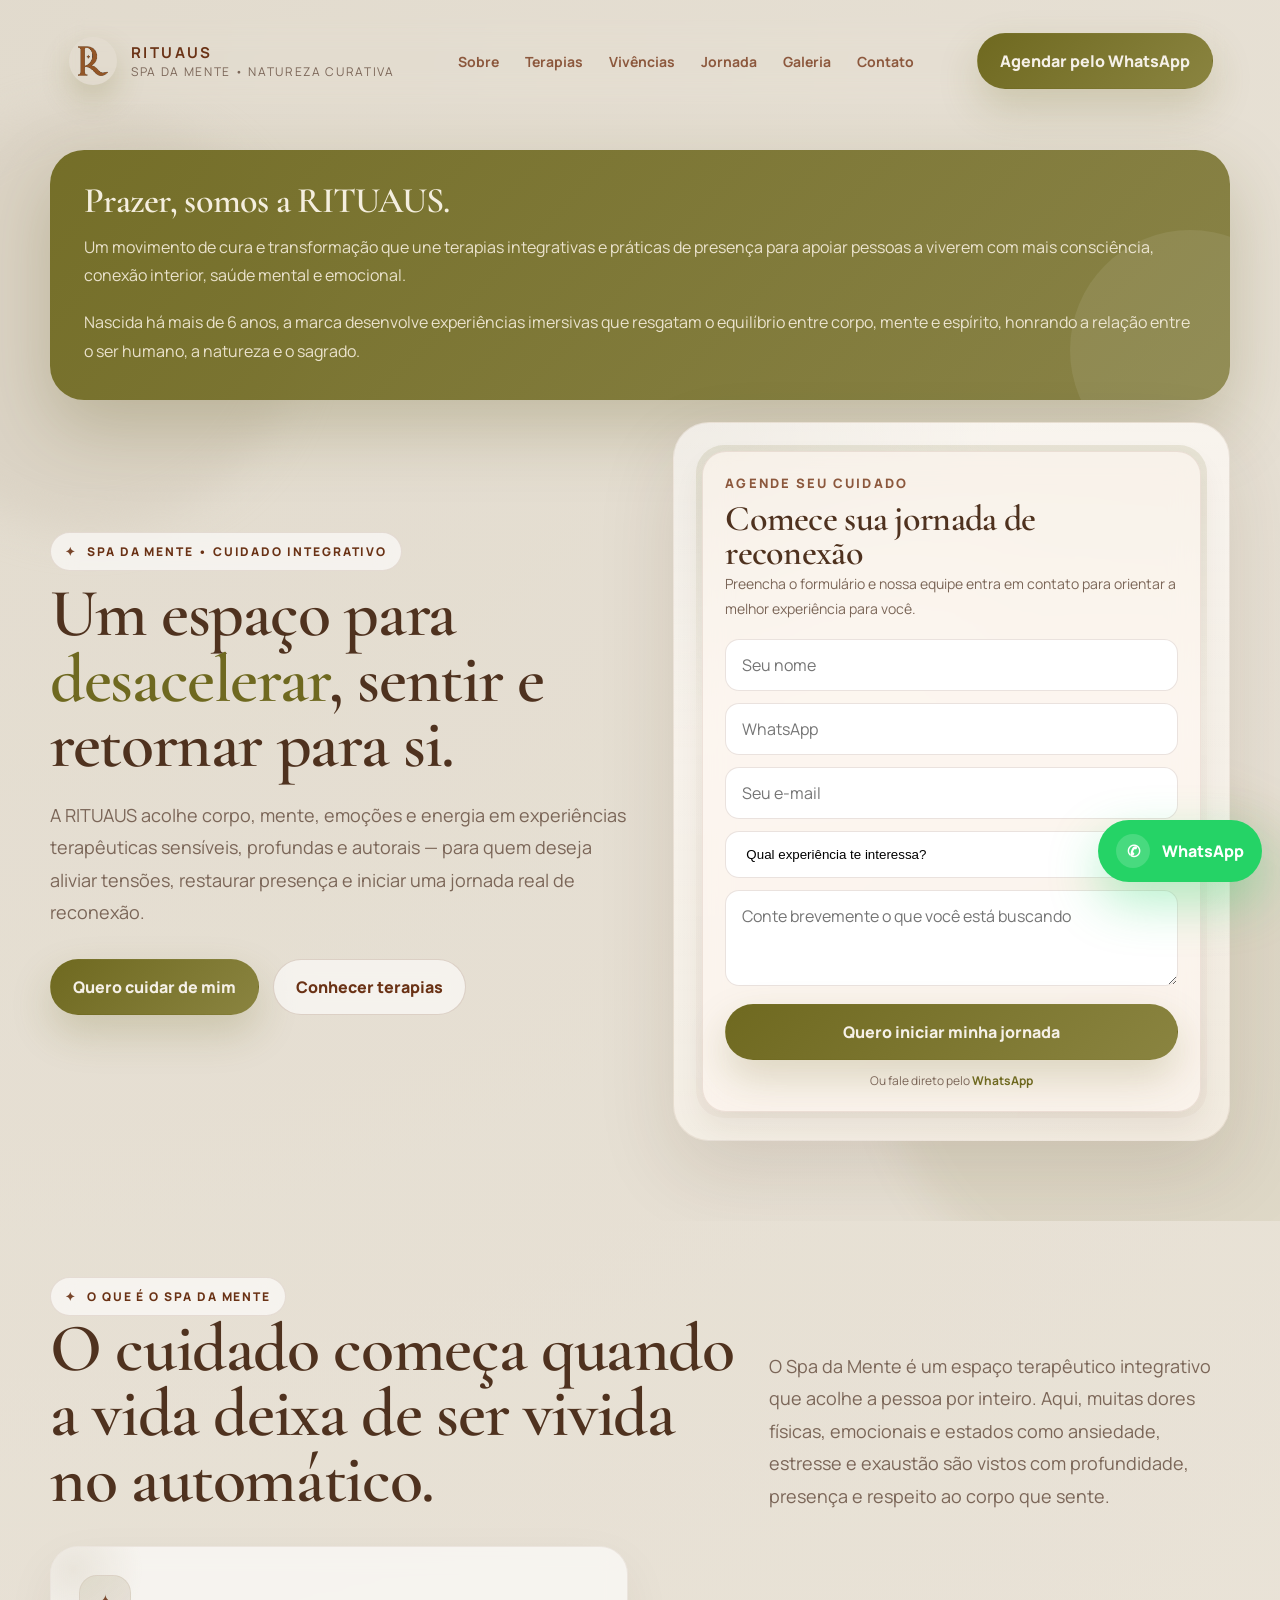
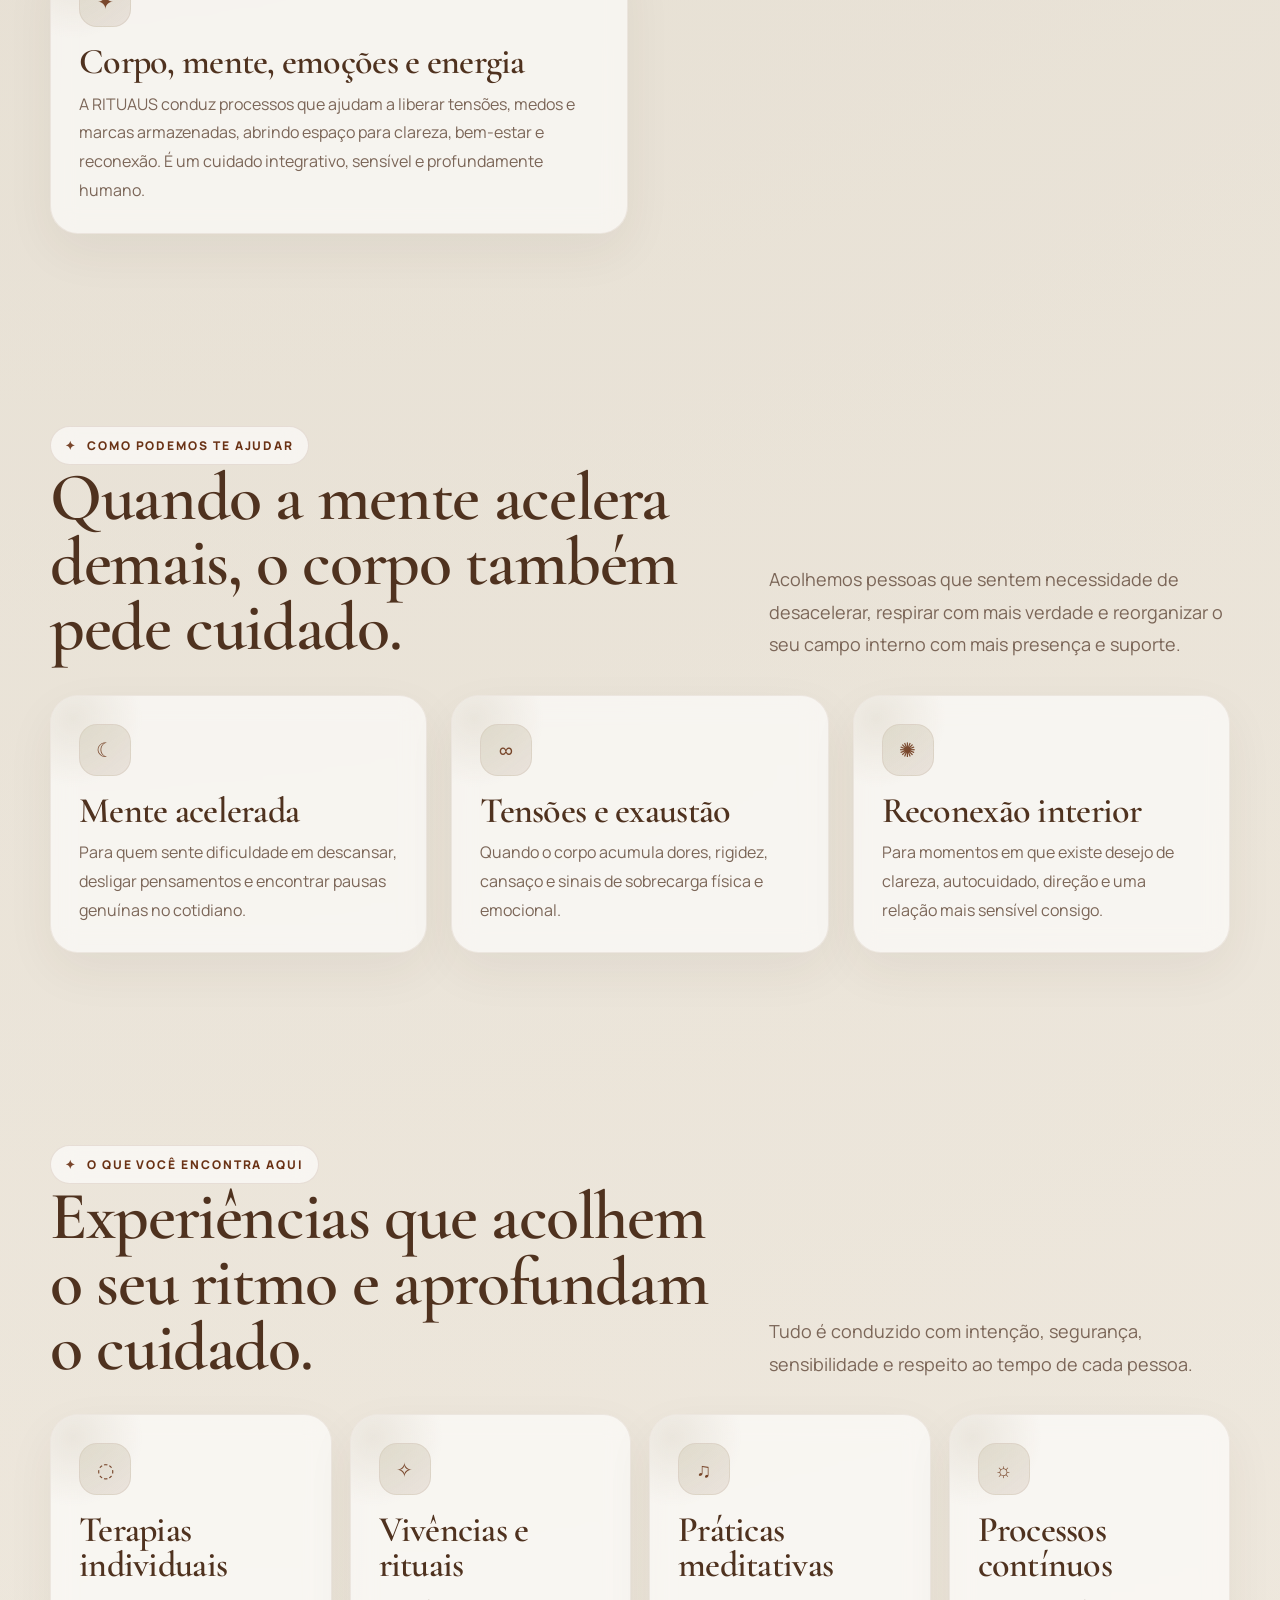
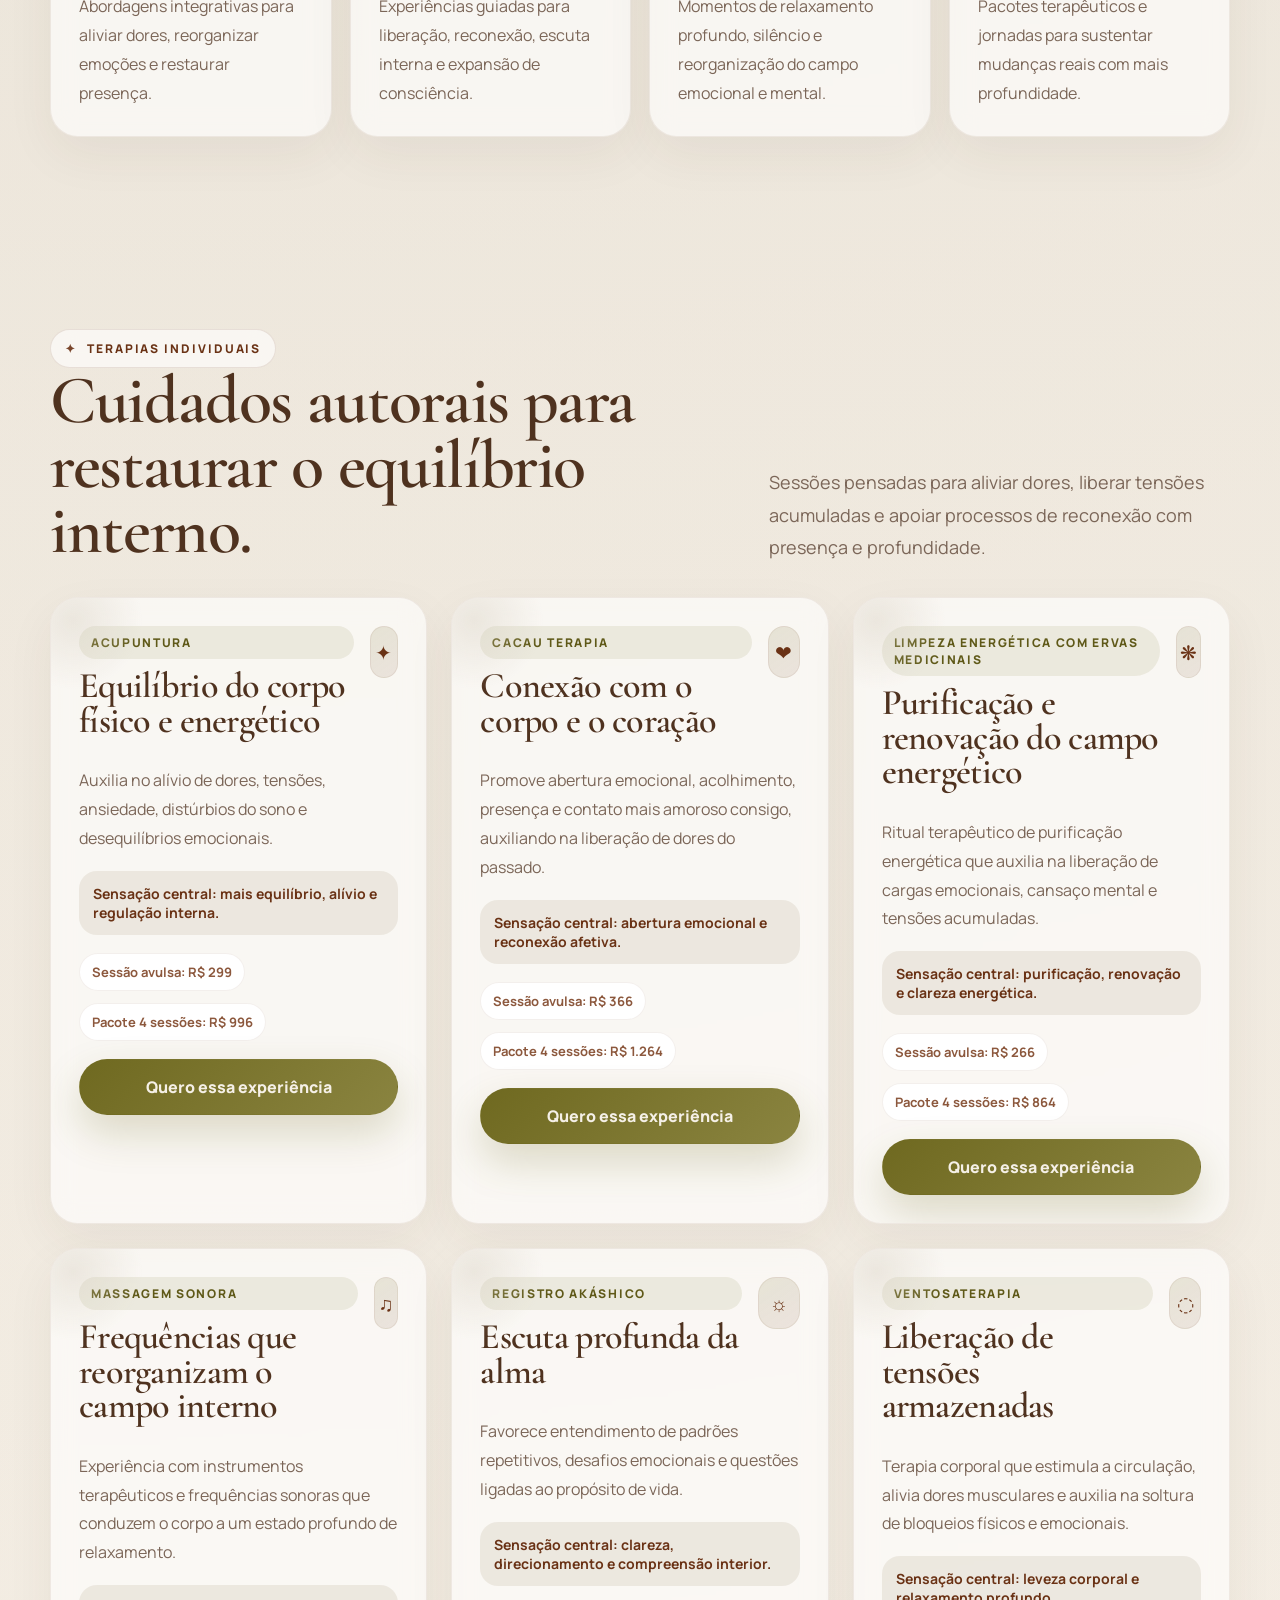
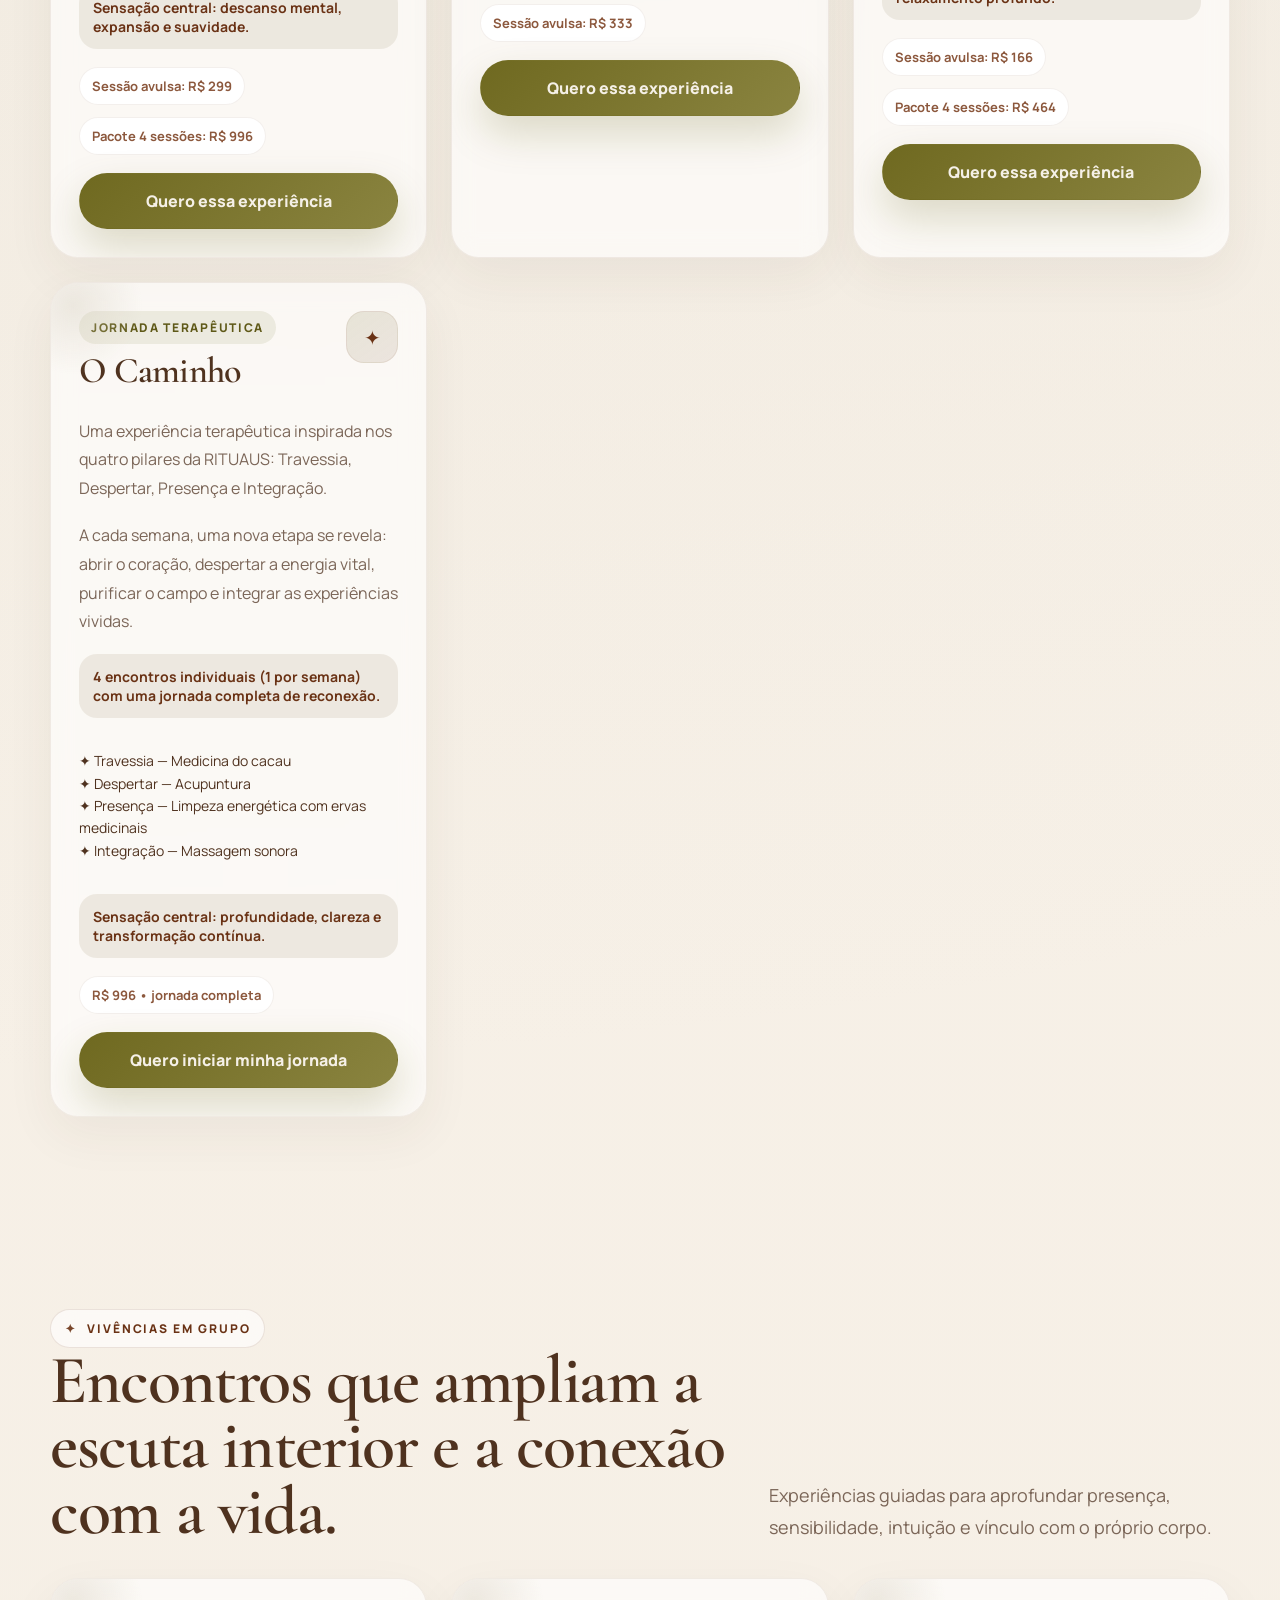
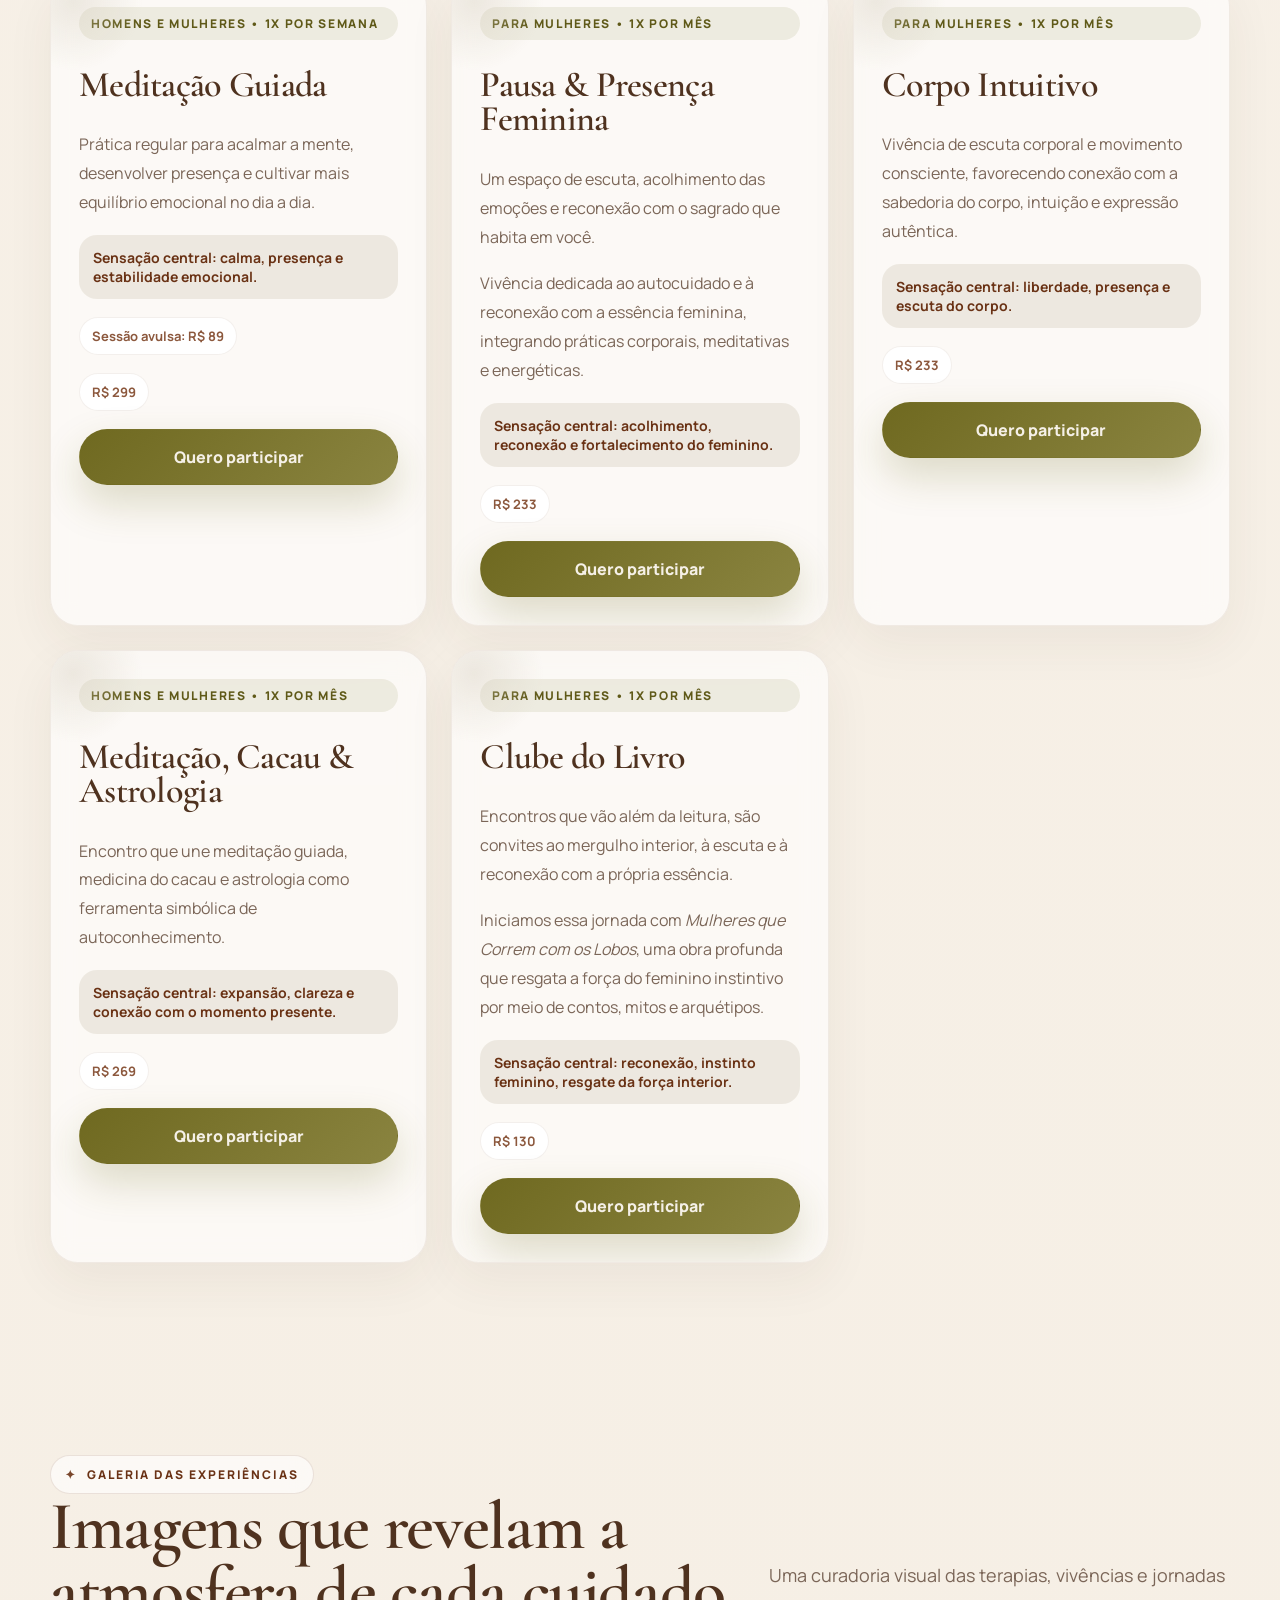
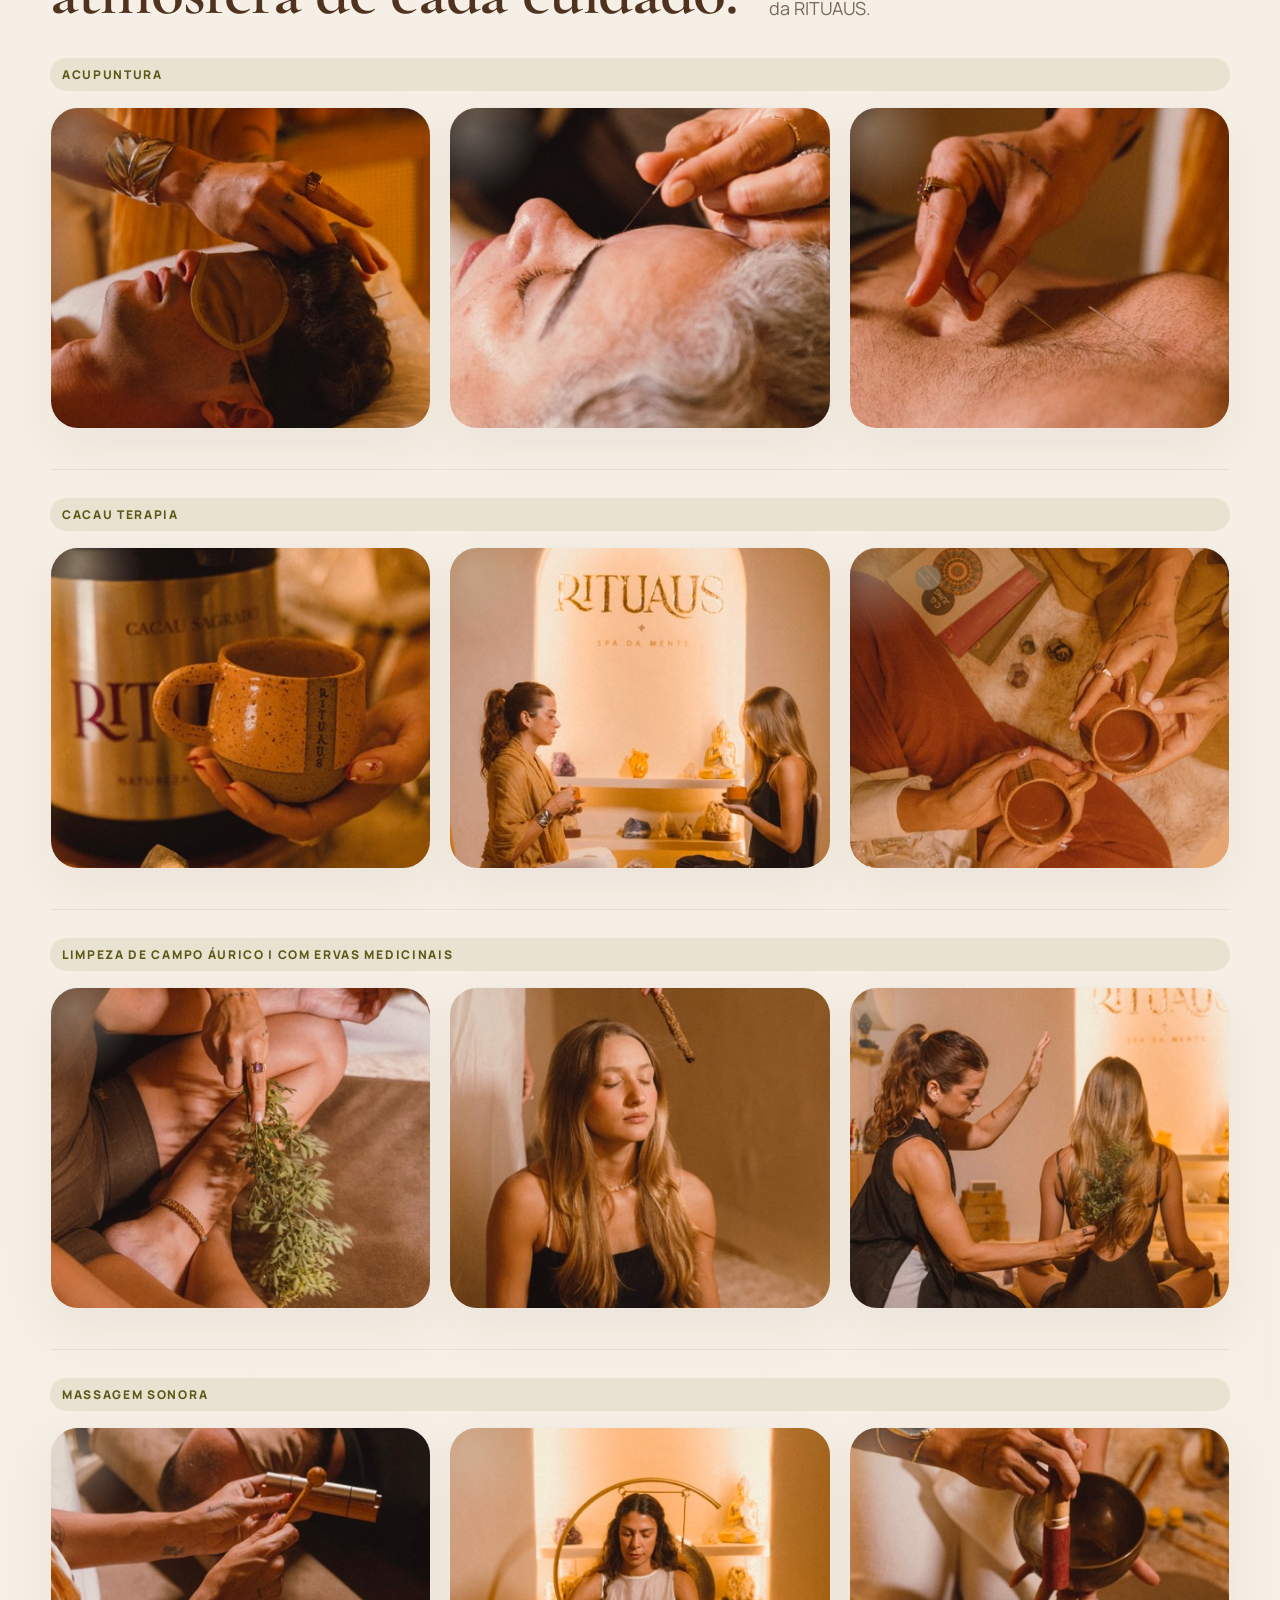
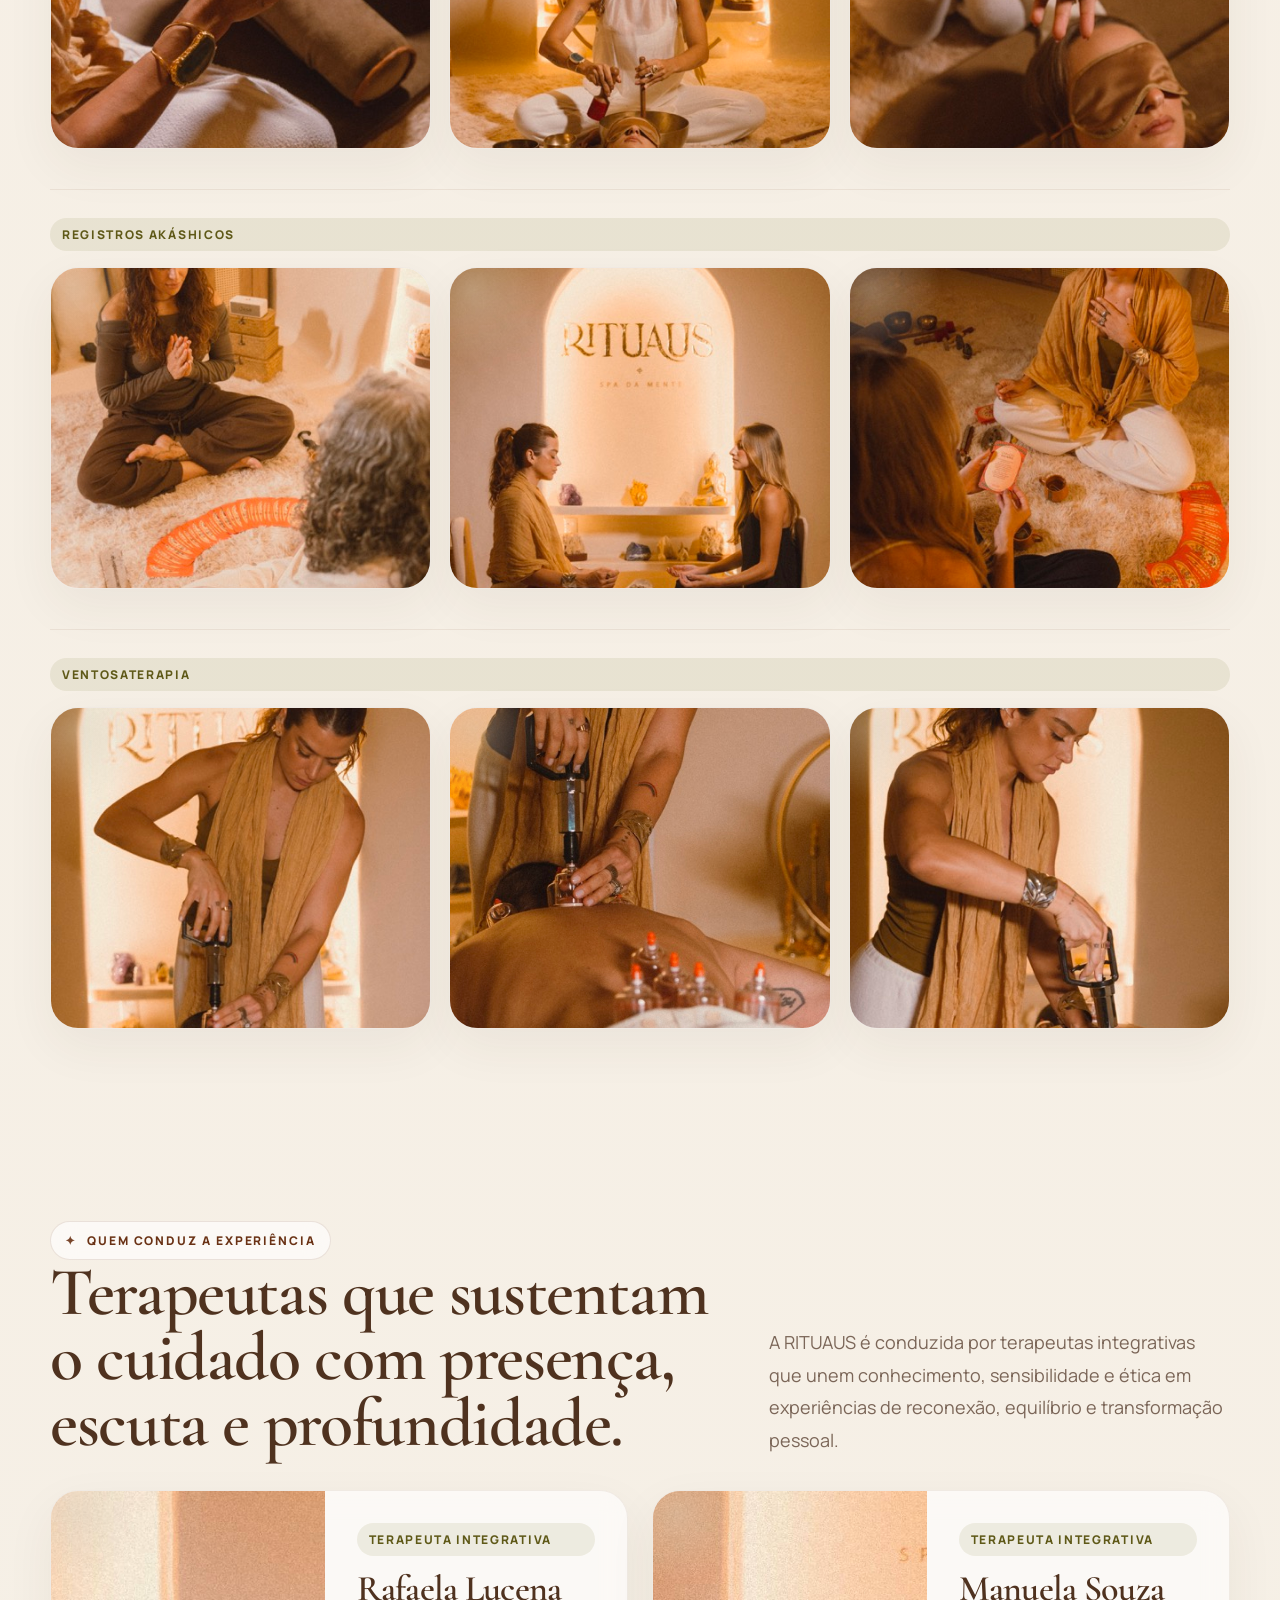
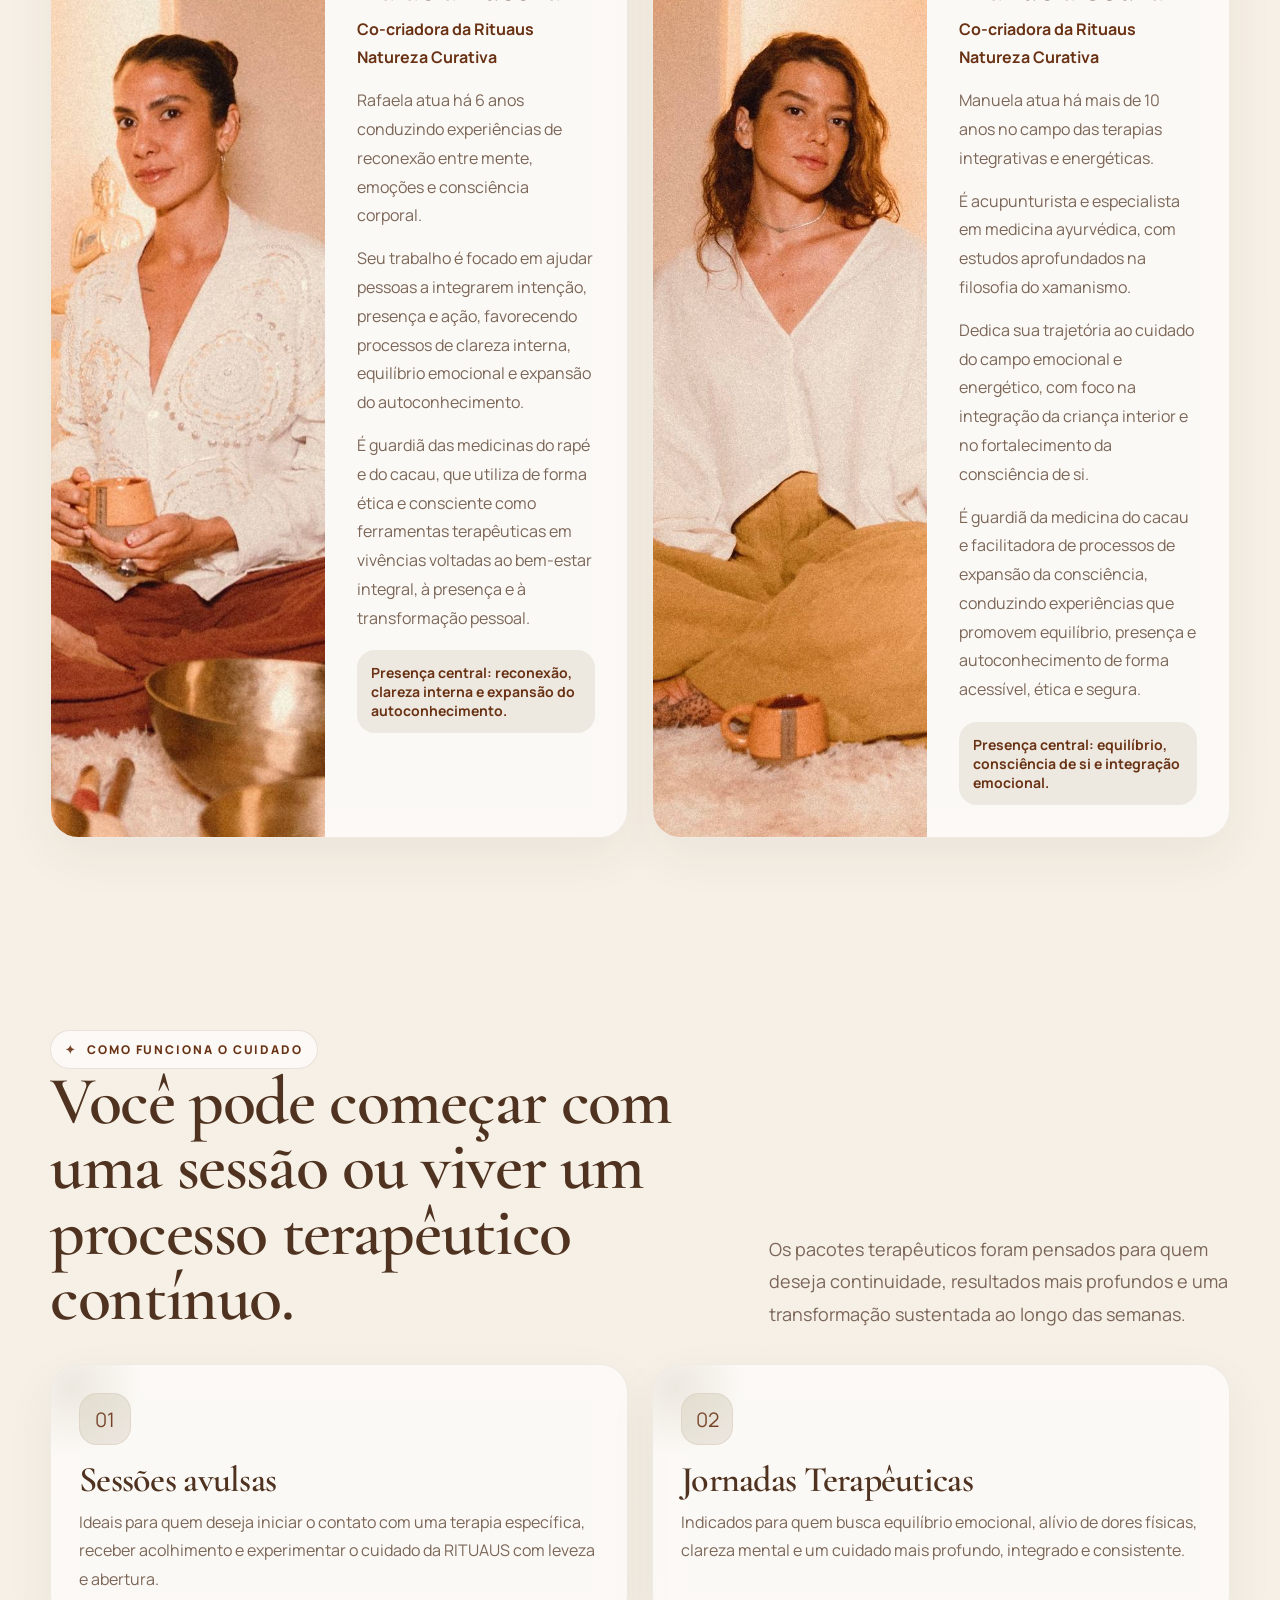
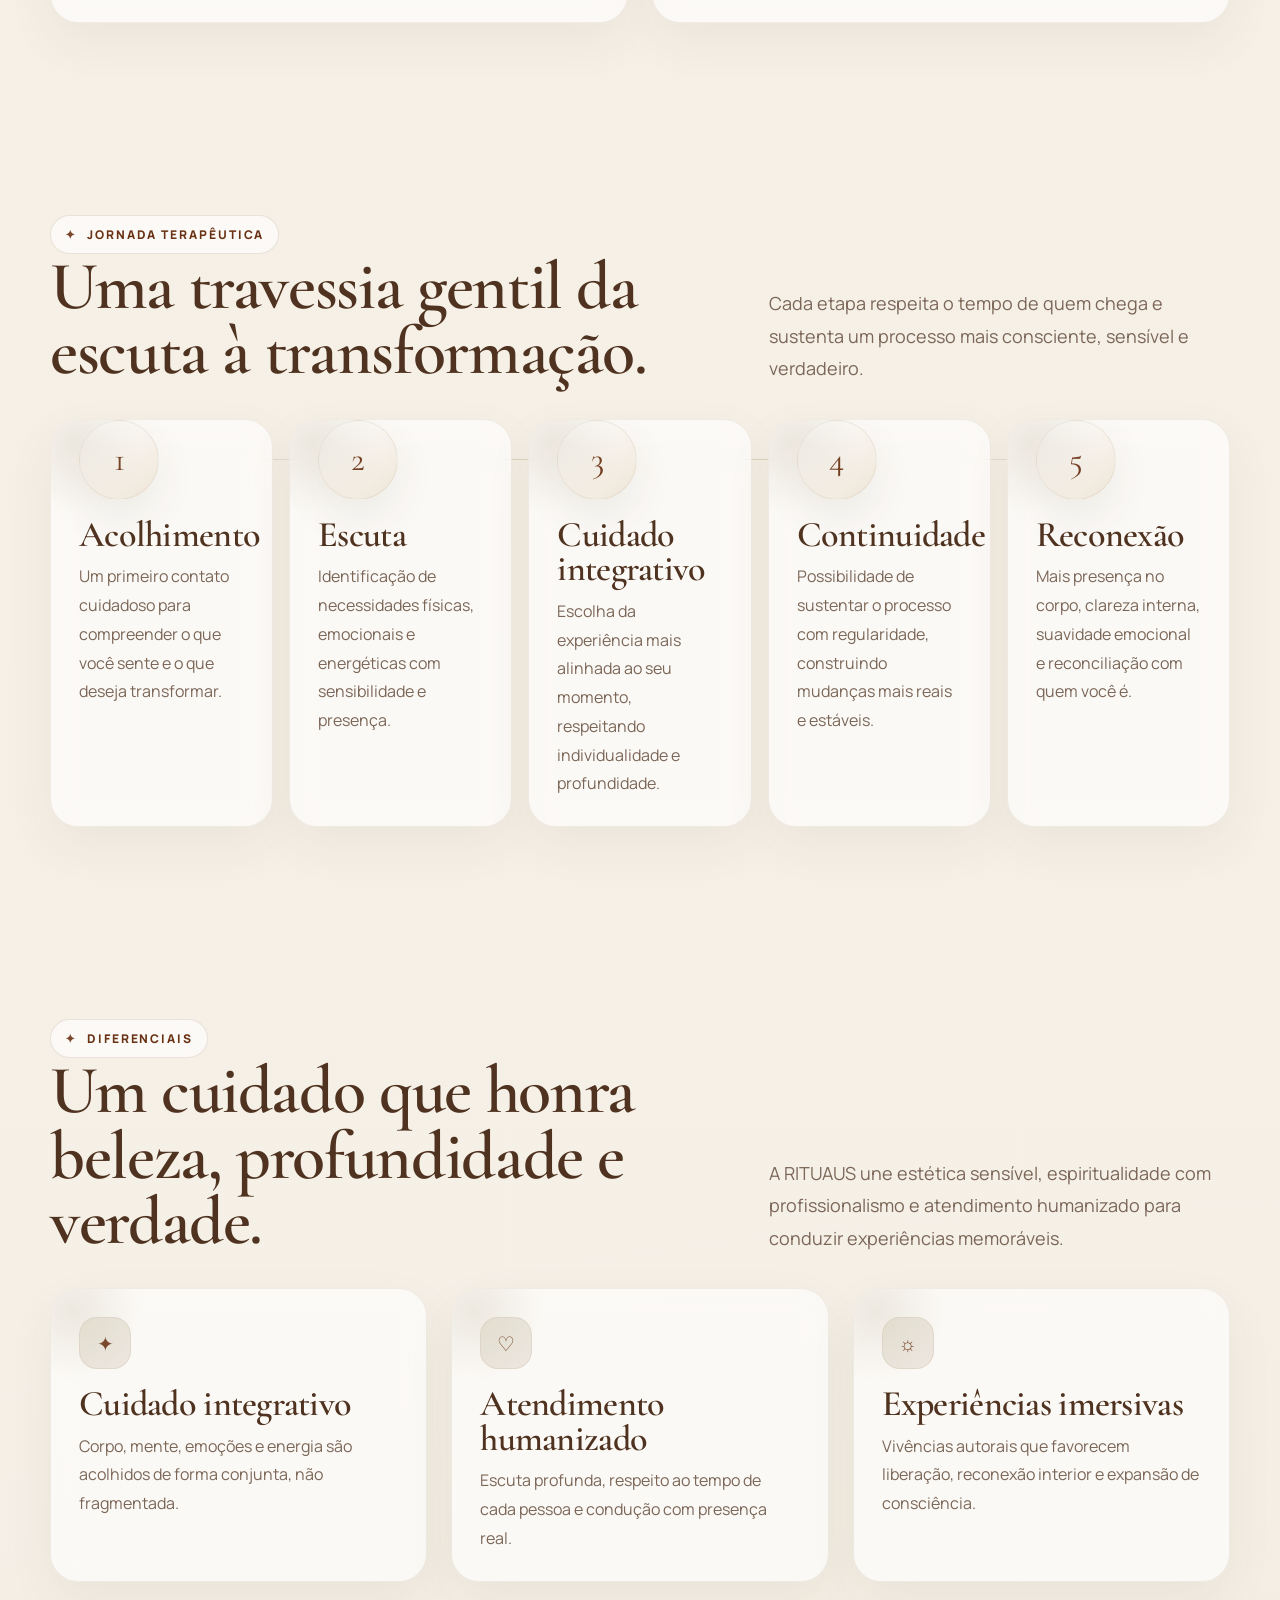
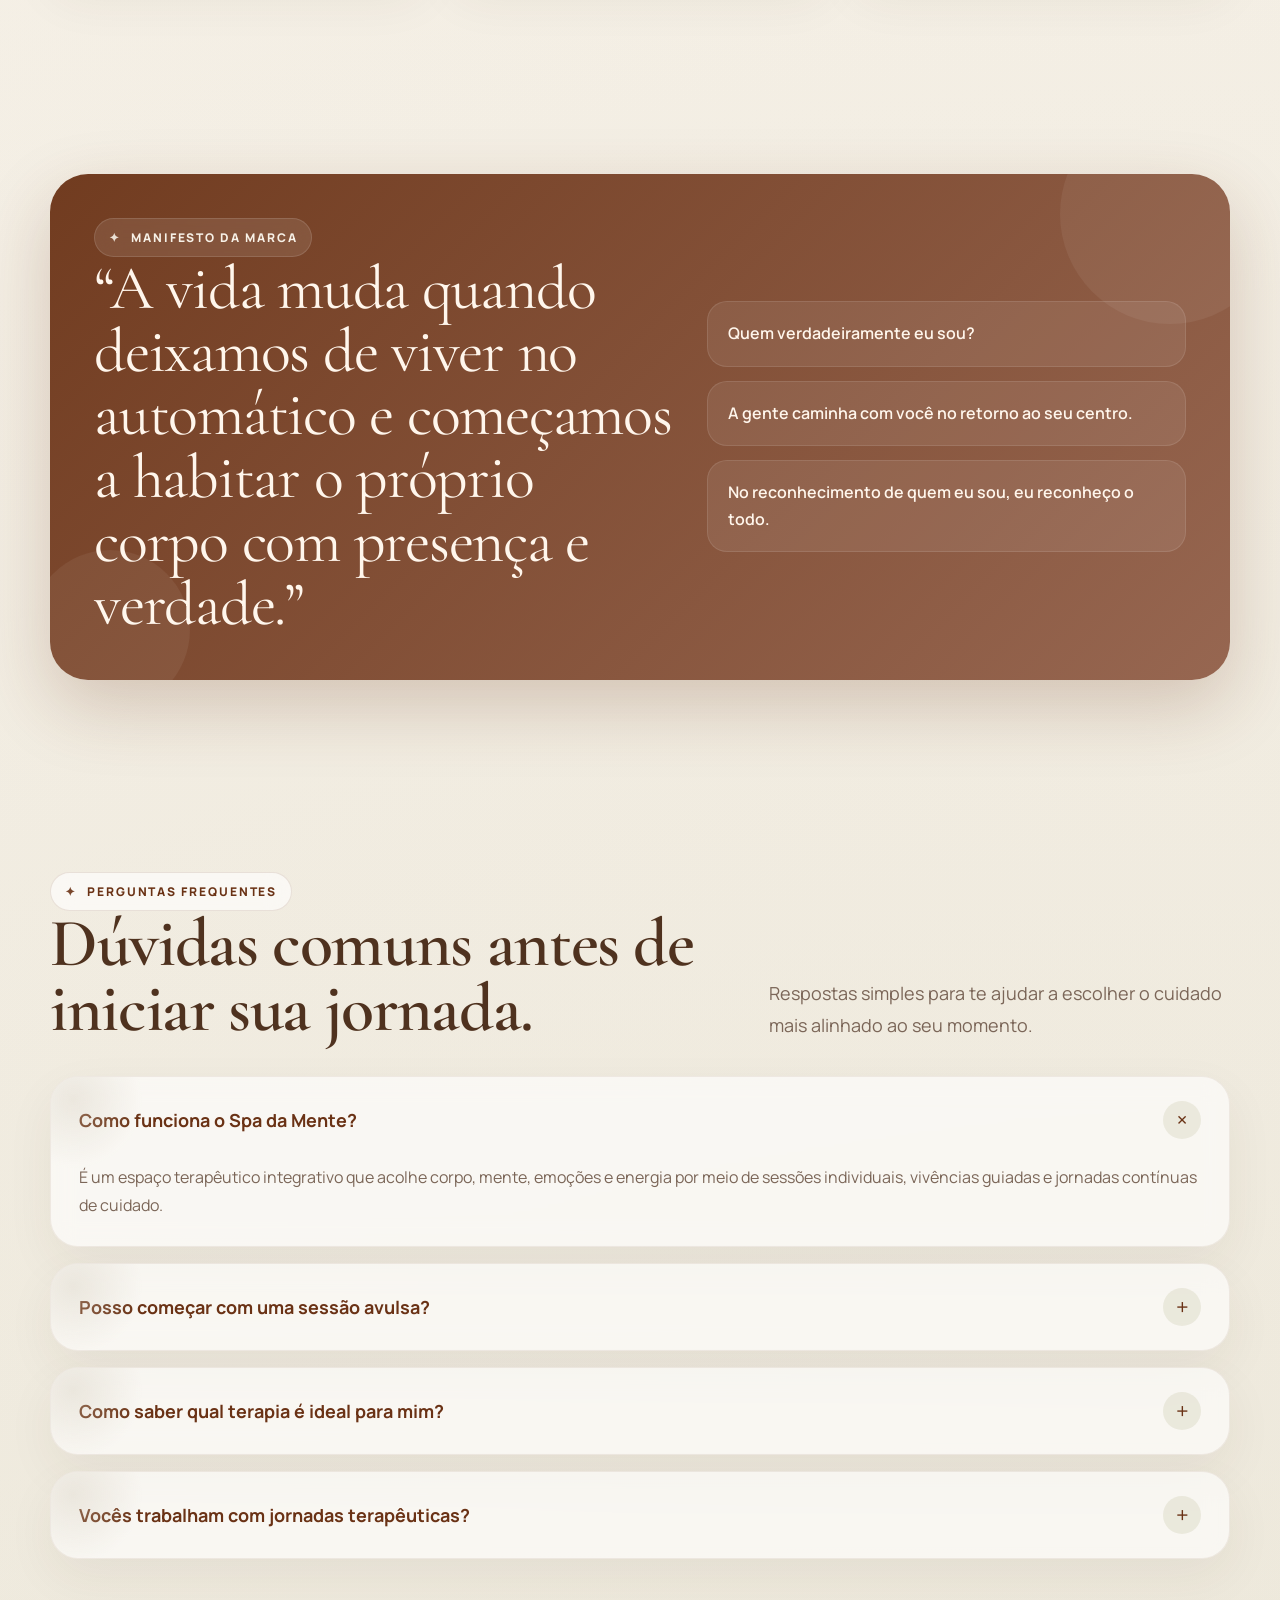
<file: index.html>
<!DOCTYPE html>
<html lang="pt-BR">

<head>
  <meta charset="UTF-8" />
  <meta name="viewport" content="width=device-width, initial-scale=1.0" />

  <!-- SEO PRINCIPAL -->
  <title>RITUAUS Spa da Mente | Terapias Integrativas, Acupuntura e Bem-Estar</title>

  <meta name="description"
    content="RITUAUS Spa da Mente oferece terapias integrativas como acupuntura, massagem sonora, cacau terapia e jornadas de autoconhecimento. Cuidado para corpo, mente, emoções e energia." />

  <meta name="keywords"
    content="terapias integrativas, acupuntura, massagem sonora, cacau terapia, registros akashicos, limpeza energetica, spa holistico, bem estar, autoconhecimento, ansiedade, relaxamento" />

  <meta name="author" content="RITUAUS Spa da Mente" />

  <!-- SEO LOCAL (IMPORTANTE) -->
  <meta name="geo.region" content="BR" />
  <meta name="geo.placename" content="Brasil" />

  <!-- TEMA -->
  <meta name="theme-color" content="#6f6920" />

  <!-- OPEN GRAPH (WhatsApp, Instagram, Facebook) -->
  <meta property="og:title" content="RITUAUS Spa da Mente" />
  <meta property="og:description"
    content="Terapias integrativas, vivências e jornadas de reconexão para corpo, mente e emoções." />
  <meta property="og:type" content="website" />
  <meta property="og:url" content="https://seudominio.com" />
  <meta property="og:image" content="https://seudominio.com/img/Como podemos te ajudar_.JPEG" />

  <!-- TWITTER -->
  <meta name="twitter:card" content="summary_large_image" />
  <meta name="twitter:title" content="RITUAUS Spa da Mente" />
  <meta name="twitter:description"
    content="Experiências terapêuticas para reconexão, equilíbrio emocional e bem-estar." />
  <meta name="twitter:image" content="https://rituaus.com.br/img/Como podemos te ajudar_.JPEG" />

  <!-- PERFORMANCE -->
  <link rel="preconnect" href="https://fonts.googleapis.com">
  <link rel="preconnect" href="https://fonts.gstatic.com" crossorigin>

  <!-- FONTS -->
  <link
    href="https://fonts.googleapis.com/css2?family=Cormorant+Garamond:wght@400;500;600;700&family=Manrope:wght@400;500;600;700;800&display=swap"
    rel="stylesheet">

  <!-- CSS -->
  <link href="style/rituaus-only.css" rel="stylesheet">

  <link rel="icon" type="image/png" sizes="32x32" href="img/rituaus-r-logo-transparent.png">
  <link rel="icon" type="image/png" sizes="16x16" href="img/rituaus-r-logo-transparent.png">
  <link rel="icon" href="img/rituaus-r-logo-transparent.png" type="image/svg+xml">
</head>

<body>
  <header class="site-header" id="header">
    <div class="container">
      <div class="nav-shell">
        <a href="#inicio" class="brand" aria-label="RITUAUS - ir para o início">
          <div class="brand-mark">
            <img src="./img/rituaus-r-logo-transparent.png" alt="R" style="width:30px; height:30px; display:block;" />
          </div>
          <div class="brand-text">
            <strong>RITUAUS</strong>
            <span>Spa da Mente • Natureza Curativa</span>
          </div>
        </a>

        <nav class="menu" aria-label="Navegação principal">
          <a href="#sobre">Sobre</a>
          <a href="#servicos">Terapias</a>
          <a href="#vivencias">Vivências</a>
          <a href="#jornada">Jornada</a>
          <a href="#galeria">Galeria</a>
          <a href="#contato">Contato</a>
        </nav>

        <div class="menu-actions">
          <!-- <a class="btn btn-secondary" href="#servicos">Explorar experiências</a> -->
          <a class="btn btn-primary" href="https://wa.me/5581993658585" target="_blank"
            rel="noopener noreferrer">Agendar
            pelo WhatsApp</a>
        </div>

        <button class="menu-toggle" id="menuToggle" aria-label="Abrir menu">☰</button>
      </div>

      <div class="mobile-menu" id="mobileMenu">
        <a href="#sobre">Sobre</a>
        <a href="#ajuda">Como podemos te ajudar</a>
        <a href="#servicos">Terapias</a>
        <a href="#vivencias">Vivências</a>
        <a href="#jornada">Jornada terapêutica</a>
        <a href="#faq">FAQ</a>
        <a href="#galeria">Galeria</a>
        <a href="#contato">Contato</a>
        <a href="https://wa.me/5581993658585" target="_blank" rel="noopener noreferrer">Agendar pelo WhatsApp</a>
      </div>
    </div>
  </header>

  <main id="inicio">
    <section class="hero">
      <div class="container">
        <article class="story-panel reveal">
          <h3>Prazer, somos a RITUAUS.</h3>
          <p style="margin:14px 0 18px;">
            Um movimento de cura e transformação que une terapias integrativas e práticas de presença para apoiar
            pessoas a viverem com mais consciência, conexão interior, saúde mental e emocional.
          </p>
          <p>
            Nascida há mais de 6 anos, a marca desenvolve experiências imersivas que resgatam o equilíbrio entre
            corpo, mente e espírito, honrando a relação entre o ser humano, a natureza e o sagrado.
          </p>
        </article>
        <br>
        <div class="hero-grid">

          <div class="hero-copy reveal">

            <!-- NOVA ABERTURA -->


            <div class="eyebrow" style="margin-top:8px;">Spa da Mente • Cuidado integrativo</div>

            <h2 style="padding-top: 10px;">
              Um espaço para <span class="title-accent">desacelerar</span>,
              sentir e retornar para si.
            </h2>

            <p>
              A RITUAUS acolhe corpo, mente, emoções e energia em experiências terapêuticas sensíveis,
              profundas e autorais — para quem deseja aliviar tensões, restaurar presença e iniciar uma
              jornada real de reconexão.
            </p>

            <div class="hero-actions">
              <a class="btn btn-primary" href="https://wa.me/5581993658585" target="_blank"
                rel="noopener noreferrer">Quero cuidar de mim</a>
              <a class="btn btn-secondary" href="#servicos">Conhecer terapias</a>
            </div>

          </div>

          <div class="hero-card reveal">
            <div class="hero-glass" style="position:relative; inset:auto; width:100%; background:rgba(255,248,242,.7);">

              <div class="mini-title">Agende seu cuidado</div>
              <h3>Comece sua jornada de reconexão</h3>
              <p style="margin-bottom:18px; font-size:14px;">
                Preencha o formulário e nossa equipe entra em contato para orientar a melhor experiência para você.
              </p>

              <form class="lead-form" style="display:grid; gap:12px;">

                <input type="text" name="nome" placeholder="Seu nome" required
                  style="padding:14px 16px; border-radius:14px; border:1px solid rgba(106,50,21,.14); background:#fff;" />

                <input type="tel" name="telefone" placeholder="WhatsApp" required
                  style="padding:14px 16px; border-radius:14px; border:1px solid rgba(106,50,21,.14); background:#fff;" />

                <input type="email" name="email" placeholder="Seu e-mail"
                  style="padding:14px 16px; border-radius:14px; border:1px solid rgba(106,50,21,.14); background:#fff;" />

                <select name="interesse"
                  style="padding:14px 16px; border-radius:14px; border:1px solid rgba(106,50,21,.14); background:#fff;">

                  <option value="">Qual experiência te interessa?</option>

                  <optgroup label="Terapias Individuais">
                    <option>Acupuntura</option>
                    <option>Cacau Terapia</option>
                    <option>Limpeza Energética com Ervas Medicinais</option>
                    <option>Massagem Sonora</option>
                    <option>Registro Akáshico</option>
                    <option>Ventosaterapia</option>
                  </optgroup>

                  <optgroup label="Jornadas Terapêuticas">
                    <option>O Caminho (Jornada completa)</option>
                  </optgroup>

                  <optgroup label="Vivências e Encontros">
                    <option>Meditação Guiada</option>
                    <option>Pausa & Presença Feminina</option>
                    <option>Corpo Intuitivo</option>
                    <option>Meditação, Cacau & Astrologia</option>
                    <option>Clube do Livro</option>
                  </optgroup>

                </select>

                <textarea name="mensagem" rows="3" placeholder="Conte brevemente o que você está buscando"
                  style="padding:14px 16px; border-radius:14px; border:1px solid rgba(106,50,21,.14); background:#fff;"></textarea>

                <button type="submit" class="btn btn-primary" style="width:100%; margin-top:6px;">
                  Quero iniciar minha jornada
                </button>

                <small style="font-size:12px; color:var(--muted); text-align:center;">
                  Ou fale direto pelo
                  <a href="https://wa.me/5581993658585" target="_blank" style="color:var(--olive); font-weight:700;">
                    WhatsApp
                  </a>
                </small>

              </form>

            </div>
          </div>
        </div>
      </div>
    </section>

    <section class="section compact" id="sobre">
      <div class="container">
        <div class="section-head reveal">
          <div>
            <div class="eyebrow">O que é o Spa da Mente</div>
            <h2>O cuidado começa quando a vida deixa de ser vivida no automático.</h2>
          </div>
          <p class="subtitle">
            O Spa da Mente é um espaço terapêutico integrativo que acolhe a pessoa por inteiro. Aqui,
            muitas dores físicas, emocionais e estados como ansiedade, estresse e exaustão são vistos com
            profundidade, presença e respeito ao corpo que sente.
          </p>
        </div>

        <div class="grid-2">
          <article class="card reveal">
            <div class="icon-chip">✦</div>
            <h3>Corpo, mente, emoções e energia</h3>
            <p>
              A RITUAUS conduz processos que ajudam a liberar tensões, medos e marcas armazenadas,
              abrindo espaço para clareza, bem-estar e reconexão. É um cuidado integrativo, sensível e
              profundamente humano.
            </p>
          </article>

        </div>
      </div>
    </section>

    <section class="section" id="ajuda">
      <div class="container">
        <div class="section-head reveal">
          <div>
            <div class="eyebrow">Como podemos te ajudar</div>
            <h2>Quando a mente acelera demais, o corpo também pede cuidado.</h2>
          </div>
          <p class="subtitle">
            Acolhemos pessoas que sentem necessidade de desacelerar, respirar com mais verdade e reorganizar o seu campo
            interno com mais presença e suporte.
          </p>
        </div>

        <div class="grid-3">
          <article class="card reveal">
            <div class="icon-chip">☾</div>
            <h3>Mente acelerada</h3>
            <p>Para quem sente dificuldade em descansar, desligar pensamentos e encontrar pausas genuínas no cotidiano.
            </p>
          </article>
          <article class="card reveal">
            <div class="icon-chip">∞</div>
            <h3>Tensões e exaustão</h3>
            <p>Quando o corpo acumula dores, rigidez, cansaço e sinais de sobrecarga física e emocional.</p>
          </article>
          <article class="card reveal">
            <div class="icon-chip">✺</div>
            <h3>Reconexão interior</h3>
            <p>Para momentos em que existe desejo de clareza, autocuidado, direção e uma relação mais sensível consigo.
            </p>
          </article>
        </div>
      </div>
    </section>

    <section class="section">
      <div class="container">
        <div class="section-head reveal">
          <div>
            <div class="eyebrow">O que você encontra aqui</div>
            <h2>Experiências que acolhem o seu ritmo e aprofundam o cuidado.</h2>
          </div>
          <p class="subtitle">
            Tudo é conduzido com intenção, segurança, sensibilidade e respeito ao tempo de cada pessoa.
          </p>
        </div>

        <div class="grid-4">
          <article class="card reveal">
            <div class="icon-chip">◌</div>
            <h3>Terapias individuais</h3>
            <p>Abordagens integrativas para aliviar dores, reorganizar emoções e restaurar presença.</p>
          </article>
          <article class="card reveal">
            <div class="icon-chip">✧</div>
            <h3>Vivências e rituais</h3>
            <p>Experiências guiadas para liberação, reconexão, escuta interna e expansão de consciência.</p>
          </article>
          <article class="card reveal">
            <div class="icon-chip">♫</div>
            <h3>Práticas meditativas</h3>
            <p>Momentos de relaxamento profundo, silêncio e reorganização do campo emocional e mental.</p>
          </article>
          <article class="card reveal">
            <div class="icon-chip">☼</div>
            <h3>Processos contínuos</h3>
            <p>Pacotes terapêuticos e jornadas para sustentar mudanças reais com mais profundidade.</p>
          </article>
        </div>
      </div>
    </section>





    <section class="section" id="servicos">
      <div class="container">
        <div class="section-head reveal">
          <div>
            <div class="eyebrow">Terapias individuais</div>
            <h2>Cuidados autorais para restaurar o equilíbrio interno.</h2>
          </div>
          <p class="subtitle">
            Sessões pensadas para aliviar dores, liberar tensões acumuladas e apoiar processos de reconexão com presença
            e profundidade.
          </p>
        </div>

        <div class="grid-3">
          <article class="card service-card reveal">
            <div class="service-top">
              <div>
                <div class="service-tag">Acupuntura</div>
                <h3>Equilíbrio do corpo físico e energético</h3>
              </div>
              <div class="icon-chip">✦</div>
            </div>
            <p>Auxilia no alívio de dores, tensões, ansiedade, distúrbios do sono e desequilíbrios emocionais.</p>
            <div class="benefit">Sensação central: mais equilíbrio, alívio e regulação interna.</div>
            <div class="price"><span>Sessão avulsa: R$ 299</span><span>Pacote 4 sessões: R$ 996</span></div>
            <a class="btn btn-primary" href="https://wa.me/5581993658585" target="_blank"
              rel="noopener noreferrer">Quero essa experiência</a>
          </article>

          <article class="card service-card reveal">
            <div class="service-top">
              <div>
                <div class="service-tag">Cacau Terapia</div>
                <h3>Conexão com o corpo e o coração</h3>
              </div>
              <div class="icon-chip">❤</div>
            </div>
            <p>Promove abertura emocional, acolhimento, presença e contato mais amoroso consigo, auxiliando na liberação
              de dores do passado.</p>
            <div class="benefit">Sensação central: abertura emocional e reconexão afetiva.</div>
            <div class="price"><span>Sessão avulsa: R$ 366</span><span>Pacote 4 sessões: R$ 1.264</span></div>
            <a class="btn btn-primary" href="https://wa.me/5581993658585" target="_blank"
              rel="noopener noreferrer">Quero essa experiência</a>
          </article>

          <article class="card service-card reveal">
            <div class="service-top">
              <div>
                <div class="service-tag">Limpeza Energética com Ervas Medicinais</div>
                <h3>Purificação e renovação do campo energético</h3>
              </div>
              <div class="icon-chip">❋</div>
            </div>
            <p>Ritual terapêutico de purificação energética que auxilia na liberação de cargas emocionais, cansaço
              mental e tensões acumuladas.</p>
            <div class="benefit">Sensação central: purificação, renovação e clareza energética.</div>
            <div class="price"><span>Sessão avulsa: R$ 266</span><span>Pacote 4 sessões: R$ 864</span></div>
            <a class="btn btn-primary" href="https://wa.me/5581993658585" target="_blank"
              rel="noopener noreferrer">Quero essa experiência</a>
          </article>

          <article class="card service-card reveal">
            <div class="service-top">
              <div>
                <div class="service-tag">Massagem Sonora</div>
                <h3>Frequências que reorganizam o campo interno</h3>
              </div>
              <div class="icon-chip">♫</div>
            </div>
            <p>Experiência com instrumentos terapêuticos e frequências sonoras que conduzem o corpo a um estado profundo
              de relaxamento.</p>
            <div class="benefit">Sensação central: descanso mental, expansão e suavidade.</div>
            <div class="price"><span>Sessão avulsa: R$ 299</span><span>Pacote 4 sessões: R$ 996</span></div>
            <a class="btn btn-primary" href="https://wa.me/5581993658585" target="_blank"
              rel="noopener noreferrer">Quero essa experiência</a>
          </article>

          <article class="card service-card reveal">
            <div class="service-top">
              <div>
                <div class="service-tag">Registro Akáshico</div>
                <h3>Escuta profunda da alma</h3>
              </div>
              <div class="icon-chip">☼</div>
            </div>
            <p>Favorece entendimento de padrões repetitivos, desafios emocionais e questões ligadas ao propósito de
              vida.</p>
            <div class="benefit">Sensação central: clareza, direcionamento e compreensão interior.</div>
            <div class="price"><span>Sessão avulsa: R$ 333</span></div>
            <a class="btn btn-primary" href="https://wa.me/5581993658585" target="_blank"
              rel="noopener noreferrer">Quero essa experiência</a>
          </article>

          <article class="card service-card reveal">
            <div class="service-top">
              <div>
                <div class="service-tag">Ventosaterapia</div>
                <h3>Liberação de tensões armazenadas</h3>
              </div>
              <div class="icon-chip">◌</div>
            </div>
            <p>Terapia corporal que estimula a circulação, alivia dores musculares e auxilia na soltura de bloqueios
              físicos e emocionais.</p>
            <div class="benefit">Sensação central: leveza corporal e relaxamento profundo.</div>
            <div class="price"><span>Sessão avulsa: R$ 166</span><span>Pacote 4 sessões: R$ 464</span></div>
            <a class="btn btn-primary" href="https://wa.me/5581993658585" target="_blank"
              rel="noopener noreferrer">Quero essa experiência</a>
          </article>

          <article class="card service-card reveal">
            <div class="service-top">
              <div>
                <div class="service-tag">Jornada Terapêutica</div>
                <h3>O Caminho</h3>
              </div>
              <div class="icon-chip">✦</div>
            </div>

            <p>
              Uma experiência terapêutica inspirada nos quatro pilares da RITUAUS:
              Travessia, Despertar, Presença e Integração.
            </p>

            <p>
              A cada semana, uma nova etapa se revela: abrir o coração, despertar a energia vital,
              purificar o campo e integrar as experiências vividas.
            </p>

            <div class="benefit">
              4 encontros individuais (1 por semana) com uma jornada completa de reconexão.
            </div>

            <div style="margin:14px 0; font-size:14px; line-height:1.6;">
              ✦ Travessia — Medicina do cacau<br>
              ✦ Despertar — Acupuntura<br>
              ✦ Presença — Limpeza energética com ervas medicinais<br>
              ✦ Integração — Massagem sonora
            </div>

            <div class="benefit">
              Sensação central: profundidade, clareza e transformação contínua.
            </div>

            <div class="price">
              <span>R$ 996 • jornada completa</span>
            </div>

            <a class="btn btn-primary" href="https://wa.me/5581993658585" target="_blank" rel="noopener noreferrer">
              Quero iniciar minha jornada
            </a>
          </article>
        </div>
      </div>
    </section>

    <section class="section" id="vivencias">
      <div class="container">
        <div class="section-head reveal">
          <div>
            <div class="eyebrow">Vivências em grupo</div>
            <h2>Encontros que ampliam a escuta interior e a conexão com a vida.</h2>
          </div>
          <p class="subtitle">
            Experiências guiadas para aprofundar presença, sensibilidade, intuição e vínculo com o próprio corpo.
          </p>
        </div>

        <div class="grid-3">

          <article class="card experience-card reveal">
            <div class="service-tag">Homens e mulheres • 1x por semana</div>
            <h3>Meditação Guiada</h3>

            <p>
              Prática regular para acalmar a mente, desenvolver presença e cultivar mais equilíbrio emocional no dia a
              dia.
            </p>

            <div class="benefit">
              Sensação central: calma, presença e estabilidade emocional.
            </div>

            <div class="price">
              <span>Sessão avulsa: R$ 89</span>
            </div>

            <div class="price">
              <span>R$ 299</span>
            </div>

            <a class="btn btn-primary" href="https://wa.me/5581993658585" target="_blank" rel="noopener noreferrer">
              Quero participar
            </a>
          </article>

          <article class="card experience-card reveal">
            <div class="service-tag">Para mulheres • 1x por mês</div>

            <h3>Pausa & Presença Feminina</h3>

            <p>
              Um espaço de escuta, acolhimento das emoções e reconexão com o sagrado que habita em você.
            </p>

            <p>
              Vivência dedicada ao autocuidado e à reconexão com a essência feminina, integrando práticas corporais,
              meditativas e energéticas.
            </p>

            <div class="benefit">
              Sensação central: acolhimento, reconexão e fortalecimento do feminino.
            </div>

            <div class="price">
              <span>R$ 233</span>
            </div>

            <a class="btn btn-primary" href="https://wa.me/5581993658585" target="_blank" rel="noopener noreferrer">
              Quero participar
            </a>
          </article>

          <article class="card experience-card reveal">
            <div class="service-tag">Para mulheres • 1x por mês</div>
            <h3>Corpo Intuitivo</h3>

            <p>
              Vivência de escuta corporal e movimento consciente, favorecendo conexão com a sabedoria do corpo,
              intuição e expressão autêntica.
            </p>

            <div class="benefit">
              Sensação central: liberdade, presença e escuta do corpo.
            </div>

            <div class="price"><span>R$ 233</span></div>

            <a class="btn btn-primary" href="https://wa.me/5581993658585" target="_blank" rel="noopener noreferrer">
              Quero participar
            </a>
          </article>

          <article class="card experience-card reveal">
            <div class="service-tag">Homens e mulheres • 1x por mês</div>
            <h3>Meditação, Cacau & Astrologia</h3>

            <p>
              Encontro que une meditação guiada, medicina do cacau e astrologia como ferramenta simbólica de
              autoconhecimento.
            </p>

            <div class="benefit">
              Sensação central: expansão, clareza e conexão com o momento presente.
            </div>

            <div class="price"><span>R$ 269</span></div>

            <a class="btn btn-primary" href="https://wa.me/5581993658585" target="_blank" rel="noopener noreferrer">
              Quero participar
            </a>
          </article>

          <article class="card experience-card reveal">
            <div class="service-tag">Para mulheres • 1x por mês</div>
            <h3>Clube do Livro</h3>

            <p>
              Encontros que vão além da leitura, são convites ao mergulho interior, à escuta e à reconexão com a própria
              essência.
            </p>

            <p>
              Iniciamos essa jornada com <em>Mulheres que Correm com os Lobos</em>, uma obra profunda que resgata a
              força do
              feminino instintivo por meio de contos, mitos e arquétipos.
            </p>

            <div class="benefit">
              Sensação central: reconexão, instinto feminino, resgate da força interior.
            </div>

            <div class="price"><span>R$ 130</span></div>

            <a class="btn btn-primary" href="https://wa.me/5581993658585" target="_blank" rel="noopener noreferrer">
              Quero participar
            </a>
          </article>

        </div>
      </div>
    </section>


    <section class="section" id="galeria">
      <div class="container">
        <div class="section-head reveal">
          <div>
            <div class="eyebrow">Galeria das experiências</div>
            <h2>Imagens que revelam a atmosfera de cada cuidado.</h2>
          </div>
          <p class="subtitle">
            Uma curadoria visual das terapias, vivências e jornadas da RITUAUS.

          </p>
        </div>

        <div id="gallery-root"></div>
      </div>
    </section>

    <section class="section" id="terapeutas">
      <div class="container">
        <div class="section-head reveal">
          <div>
            <div class="eyebrow">Quem conduz a experiência</div>
            <h2>Terapeutas que sustentam o cuidado com presença, escuta e profundidade.</h2>
          </div>
          <p class="subtitle">
            A RITUAUS é conduzida por terapeutas integrativas que unem conhecimento, sensibilidade e ética em
            experiências de reconexão, equilíbrio e transformação pessoal.
          </p>
        </div>

        <div class="grid-2">
          <article class="card reveal" style="padding:0; overflow:hidden;">
            <div style="display:grid; grid-template-columns:.95fr 1.05fr; min-height:100%;">
              <div style="min-height:420px; background:#e8dccf;">
                <img src="img/Rafaela.jpg" alt="Rafaela Lucena" style="width:100%; height:100%; object-fit:cover;" />
              </div>

              <div style="padding:32px;">
                <div class="service-tag" style="margin-bottom:16px;">Terapeuta Integrativa</div>
                <h3 style="margin-bottom:8px;">Rafaela Lucena</h3>
                <p style="margin-bottom:14px; color:var(--earth); font-weight:700;">
                  Co-criadora da Rituaus Natureza Curativa
                </p>

                <p>
                  Rafaela atua há 6 anos conduzindo experiências de reconexão entre mente, emoções e consciência
                  corporal.
                </p>

                <p style="margin-top:14px;">
                  Seu trabalho é focado em ajudar pessoas a integrarem intenção, presença e ação, favorecendo processos
                  de clareza interna, equilíbrio emocional e expansão do autoconhecimento.
                </p>

                <p style="margin-top:14px;">
                  É guardiã das medicinas do rapé e do cacau, que utiliza de forma ética e consciente como ferramentas
                  terapêuticas em vivências voltadas ao bem-estar integral, à presença e à transformação pessoal.
                </p>

                <div class="benefit" style="margin-top:18px;">
                  Presença central: reconexão, clareza interna e expansão do autoconhecimento.
                </div>
              </div>
            </div>
          </article>

          <article class="card reveal" style="padding:0; overflow:hidden;">
            <div style="display:grid; grid-template-columns:.95fr 1.05fr; min-height:100%;">
              <div style="min-height:420px; background:#e8dccf;">
                <img src="img/Manuela.jpg" alt="Manuela Souza" style="width:100%; height:100%; object-fit:cover;" />
              </div>

              <div style="padding:32px;">
                <div class="service-tag" style="margin-bottom:16px;">Terapeuta Integrativa</div>
                <h3 style="margin-bottom:8px;">Manuela Souza</h3>
                <p style="margin-bottom:14px; color:var(--earth); font-weight:700;">
                  Co-criadora da Rituaus Natureza Curativa
                </p>

                <p>
                  Manuela atua há mais de 10 anos no campo das terapias integrativas e energéticas.
                </p>

                <p style="margin-top:14px;">
                  É acupunturista e especialista em medicina ayurvédica, com estudos aprofundados na filosofia do
                  xamanismo.
                </p>

                <p style="margin-top:14px;">
                  Dedica sua trajetória ao cuidado do campo emocional e energético, com foco na integração da criança
                  interior e no fortalecimento da consciência de si.
                </p>

                <p style="margin-top:14px;">
                  É guardiã da medicina do cacau e facilitadora de processos de expansão da consciência, conduzindo
                  experiências que promovem equilíbrio, presença e autoconhecimento de forma acessível, ética e segura.
                </p>

                <div class="benefit" style="margin-top:18px;">
                  Presença central: equilíbrio, consciência de si e integração emocional.
                </div>
              </div>
            </div>
          </article>
        </div>
      </div>
    </section>

    <section class="section">
      <div class="container">
        <div class="section-head reveal">
          <div>
            <div class="eyebrow">Como funciona o cuidado</div>
            <h2>Você pode começar com uma sessão ou viver um processo terapêutico contínuo.</h2>
          </div>
          <p class="subtitle">
            Os pacotes terapêuticos foram pensados para quem deseja continuidade, resultados mais profundos e uma
            transformação sustentada ao longo das semanas.
          </p>
        </div>

        <div class="grid-2">
          <article class="card reveal">
            <div class="icon-chip">01</div>
            <h3>Sessões avulsas</h3>
            <p>Ideais para quem deseja iniciar o contato com uma terapia específica, receber acolhimento e experimentar
              o cuidado da RITUAUS com leveza e abertura.</p>
          </article>
          <article class="card reveal">
            <div class="icon-chip">02</div>
            <h3>Jornadas Terapêuticas</h3>
            <p>Indicados para quem busca equilíbrio emocional, alívio de dores físicas, clareza mental e um cuidado mais
              profundo, integrado e consistente.</p>
          </article>
        </div>
      </div>
    </section>

    <section class="section" id="jornada">
      <div class="container">
        <div class="section-head reveal">
          <div>
            <div class="eyebrow">Jornada terapêutica</div>
            <h2>Uma travessia gentil da escuta à transformação.</h2>
          </div>
          <p class="subtitle">
            Cada etapa respeita o tempo de quem chega e sustenta um processo mais consciente, sensível e verdadeiro.
          </p>
        </div>

        <div class="journey">
          <article class="card journey-step reveal">
            <div class="journey-num">1</div>
            <h3>Acolhimento</h3>
            <p>Um primeiro contato cuidadoso para compreender o que você sente e o que deseja transformar.</p>
          </article>
          <article class="card journey-step reveal">
            <div class="journey-num">2</div>
            <h3>Escuta</h3>
            <p>Identificação de necessidades físicas, emocionais e energéticas com sensibilidade e presença.</p>
          </article>
          <article class="card journey-step reveal">
            <div class="journey-num">3</div>
            <h3>Cuidado integrativo</h3>
            <p>Escolha da experiência mais alinhada ao seu momento, respeitando individualidade e profundidade.</p>
          </article>
          <article class="card journey-step reveal">
            <div class="journey-num">4</div>
            <h3>Continuidade</h3>
            <p>Possibilidade de sustentar o processo com regularidade, construindo mudanças mais reais e estáveis.</p>
          </article>
          <article class="card journey-step reveal">
            <div class="journey-num">5</div>
            <h3>Reconexão</h3>
            <p>Mais presença no corpo, clareza interna, suavidade emocional e reconciliação com quem você é.</p>
          </article>
        </div>
      </div>
    </section>

    <section class="section">
      <div class="container">
        <div class="section-head reveal">
          <div>
            <div class="eyebrow">Diferenciais</div>
            <h2>Um cuidado que honra beleza, profundidade e verdade.</h2>
          </div>
          <p class="subtitle">
            A RITUAUS une estética sensível, espiritualidade com profissionalismo e atendimento humanizado para conduzir
            experiências memoráveis.
          </p>
        </div>

        <div class="grid-3">
          <article class="card reveal">
            <div class="icon-chip">✦</div>
            <h3>Cuidado integrativo</h3>
            <p>Corpo, mente, emoções e energia são acolhidos de forma conjunta, não fragmentada.</p>
          </article>
          <article class="card reveal">
            <div class="icon-chip">♡</div>
            <h3>Atendimento humanizado</h3>
            <p>Escuta profunda, respeito ao tempo de cada pessoa e condução com presença real.</p>
          </article>
          <article class="card reveal">
            <div class="icon-chip">☼</div>
            <h3>Experiências imersivas</h3>
            <p>Vivências autorais que favorecem liberação, reconexão interior e expansão de consciência.</p>
          </article>
        </div>
      </div>
    </section>

    <section class="section">
      <div class="container">
        <div class="manifesto reveal">
          <div class="manifesto-grid">
            <div>
              <div class="eyebrow"
                style="background:rgba(255,255,255,.1); color:#f7f1e7; border-color:rgba(255,255,255,.12)">Manifesto da
                marca</div>
              <blockquote>
                “A vida muda quando deixamos de viver no automático e começamos a habitar o próprio corpo com presença e
                verdade.”
              </blockquote>
            </div>
            <div class="manifesto-list">
              <div class="manifesto-item">Quem verdadeiramente eu sou?</div>
              <div class="manifesto-item">A gente caminha com você no retorno ao seu centro.</div>
              <div class="manifesto-item">No reconhecimento de quem eu sou, eu reconheço o todo.</div>
            </div>
          </div>
        </div>
      </div>
    </section>

    <section class="section" id="faq">
      <div class="container">
        <div class="section-head reveal">
          <div>
            <div class="eyebrow">Perguntas frequentes</div>
            <h2>Dúvidas comuns antes de iniciar sua jornada.</h2>
          </div>
          <p class="subtitle">
            Respostas simples para te ajudar a escolher o cuidado mais alinhado ao seu momento.
          </p>
        </div>

        <div class="faq">
          <article class="card faq-item reveal active">
            <button class="faq-button">
              <strong>Como funciona o Spa da Mente?</strong>
              <span class="faq-symbol">+</span>
            </button>
            <div class="faq-answer">
              <p>É um espaço terapêutico integrativo que acolhe corpo, mente, emoções e energia por meio de sessões
                individuais, vivências guiadas e jornadas contínuas de cuidado.</p>
            </div>
          </article>

          <article class="card faq-item reveal">
            <button class="faq-button">
              <strong>Posso começar com uma sessão avulsa?</strong>
              <span class="faq-symbol">+</span>
            </button>
            <div class="faq-answer">
              <p>Sim. Você pode iniciar com uma sessão individual e, se desejar aprofundar o processo, seguir com um
                pacote terapêutico mais contínuo.</p>
            </div>
          </article>

          <article class="card faq-item reveal">
            <button class="faq-button">
              <strong>Como saber qual terapia é ideal para mim?</strong>
              <span class="faq-symbol">+</span>
            </button>
            <div class="faq-answer">
              <p>O caminho mais simples é conversar pelo WhatsApp. A equipe pode te orientar a partir do seu momento,
                necessidades e intenção de cuidado.</p>
            </div>
          </article>

          <article class="card faq-item reveal">
            <button class="faq-button">
              <strong>Vocês trabalham com jornadas terapêuticas?</strong>
              <span class="faq-symbol">+</span>
            </button>
            <div class="faq-answer">
              <p>Sim. As jornadas foram criados para favorecer continuidade, integração e resultados mais profundos ao
                longo do tempo.</p>
            </div>
          </article>
        </div>
      </div>
    </section>

    <section class="section" id="contato">
      <div class="container">
        <div class="cta-band reveal">
          <div class="eyebrow"
            style="background:rgba(255,255,255,.1); color:#f7f1e7; border-color:rgba(255,255,255,.12)">Inicie sua
            jornada</div>
          <h2 style="margin:18px 0 12px; max-width:780px; color:#f7f1e7;">O próximo cuidado pode começar com uma
            conversa simples e acolhedora.</h2>
          <p>
            Se você sente que é hora de pausar, respirar e se reencontrar com mais verdade, fale com a RITUAUS pelo
            WhatsApp e descubra qual experiência faz sentido para o seu momento.
          </p>
          <div class="hero-actions" style="margin-top:28px; margin-bottom:0; position:relative; z-index:2;">
            <a class="btn btn-primary" style="background:#efe6d7; color:var(--olive-deep); box-shadow:none"
              href="https://wa.me/5581993658585" target="_blank" rel="noopener noreferrer">Agendar pelo WhatsApp</a>
            <a class="btn btn-secondary"
              style="background:rgba(255,255,255,.08); color:#fff6ec; border-color:rgba(255,255,255,.14)"
              href="tel:+5581993658585">+55 81 99365-8585</a>
          </div>
        </div>
      </div>
    </section>
  </main>

  <section class="section" id="contato">
    <div class="container">

      <div class="section-head reveal">
        <div>
          <div class="eyebrow">Contato & Localização</div>
          <h2>Um espaço para desacelerar, sentir e se reconectar.</h2>
        </div>
        <p class="subtitle">
          Estamos em Recife, no bairro do Pina. Agende sua experiência e permita-se viver esse cuidado.
        </p>
      </div>

      <div class="grid-2" style="align-items:stretch; gap:28px;">

        <!-- BLOCO INFO -->
        <article class="card reveal" style="display:flex; flex-direction:column; gap:22px;">

          <div class="service-tag" style="width:max-content;">RITUAUS</div>

          <div>
            <h3 style="margin-bottom:8px;">Spa da Mente</h3>
            <p style="line-height:1.6;">
              Rua Ondina, nº 51 — Sala 1<br>
              Pina, Boa Viagem • Recife — PE
            </p>
          </div>

          <div class="benefit">
            Atendimento com hora marcada • ambiente acolhedor • cuidado integral
          </div>

          <div style="display:grid; gap:16px;">

            <!-- WHATS -->
            <div style="display:flex; align-items:center; gap:12px;">
              <div class="icon-chip">✆</div>
              <a href="https://wa.me/5581993658585" target="_blank">
                (81) 99365-8585
              </a>
            </div>

            <!-- INSTAGRAM -->
            <div style="display:flex; align-items:center; gap:12px;">
              <div class="icon-chip">⌾</div>
              <a href="https://instagram.com/rituaus.naturezacurativa" target="_blank">
                @rituaus.naturezacurativa
              </a>
            </div>

            <!-- EMAIL -->
            <div style="display:flex; align-items:center; gap:12px;">
              <div class="icon-chip">✉</div>
              <a href="mailto:contato@rituaus.com.br">
                contato@rituaus.com.br
              </a>
            </div>

            <!-- ENDEREÇO -->
            <div style="display:flex; align-items:center; gap:12px;">
              <div class="icon-chip">⌖</div>
              <a href="https://www.google.com/maps?q=Rua+Ondina+51+Recife+Pina+Boa+Viagem" target="_blank">
                Ver no mapa
              </a>
            </div>

          </div>

          <div style="display:flex; gap:12px; flex-wrap:wrap; margin-top:10px;">
            <a class="btn btn-primary" href="https://wa.me/5581993658585" target="_blank">
              Quero essa experiência
            </a>

            <a class="btn btn-secondary" href="https://www.google.com/maps?q=Rua+Ondina+51+Recife+Pina+Boa+Viagem"
              target="_blank">
              Como chegar
            </a>
          </div>

        </article>

        <!-- MAPA -->
        <article class="card reveal" style="padding:0; overflow:hidden;">
          <iframe src="https://www.google.com/maps?q=Rua+Ondina+51+Recife+Pina+Boa+Viagem&output=embed" width="100%"
            height="100%" style="border:0; min-height:520px;" loading="lazy" referrerpolicy="no-referrer-when-downgrade"
            title="Mapa RITUAUS">
          </iframe>
        </article>

      </div>

    </div>
  </section>


  <footer class="footer">
    <div class="container">
      <div class="footer-grid">

        <div class="card reveal">
          <div class="brand" style="margin-bottom:16px;">
            <div class="brand-mark">
              <img src="./img/rituaus-r-logo-transparent.png" alt="R" style="width:30px; height:30px; display:block;" />
            </div>
            <div class="brand-text">
              <strong>RITUAUS</strong>
              <span>Spa da Mente • Natureza Curativa</span>
            </div>
          </div>

          <p>
            Um espaço de cuidado, reconexão e transformação que une terapias integrativas e práticas de presença para
            viver com mais consciência e verdade.
          </p>
        </div>

        <div class="card reveal">
          <h3 style="margin-bottom:14px;">Navegação</h3>
          <ul>
            <li><a href="#sobre">Sobre o Spa da Mente</a></li>
            <li><a href="#servicos">Terapias individuais</a></li>
            <li><a href="#vivencias">Vivências em grupo</a></li>
            <li><a href="#jornada">Jornada terapêutica</a></li>
            <li><a href="#faq">Perguntas frequentes</a></li>
          </ul>
        </div>

      </div>

      <div class="footer-bottom">
        <span>© 2026 RITUAUS — Todos os direitos reservados. Criado com presença, estética e intenção.</span>
      </div>
    </div>
  </footer>
  <a class="floating-whatsapp" href="https://wa.me/5581993658585" target="_blank" rel="noopener noreferrer"
    aria-label="Chamar no WhatsApp">
    <span class="bubble">✆</span>
    <span>WhatsApp</span>
  </a>

  <!-- Galeria -->
  <script>
    function renderRituausGallery() {
      const root = document.getElementById("gallery-root");
      if (!root) return;

      const basePath = "./img/Terapias/";

      const galleryData = [
        {
          title: "Acupuntura",
          gridClass: "grid-3",
          images: [
            "Acupuntura_1.jpeg",
            "Acupuntura_2.jpeg",
            "Acupuntura_3.jpeg"
          ]
        },
        {
          title: "Cacau Terapia",
          gridClass: "grid-3",
          images: [
            "Cacau terapia_1.jpeg",
            "Cacau terapia_2.jpeg",
            "Cacau terapia_3.jpeg"
          ]
        },
        {
          title: " Limpeza de campo áurico | com ervas medicinais ",
          gridClass: "grid-3",
          images: [
            "Limpeza_1.jpeg",
            "Limpeza_2.jpeg",
            "Limpeza_3.jpeg"
          ]
        },
        {
          title: "Massagem Sonora",
          gridClass: "grid-3",
          images: [
            "Massagem_1.jpeg",
            "Massagem_2.jpeg",
            "Massagem_3.jpeg"
          ]
        },
        {
          title: "Registros Akáshicos",
          gridClass: "grid-3",
          images: [
            "Registros_1.jpeg",
            "Registros_2.jpeg",
            "Registros_3.jpeg"
          ]
        },
        {
          title: "Ventosaterapia",
          gridClass: "grid-3",
          images: [
            "Ventosaterapia_1.jpeg",
            "Ventosaterapia_2.jpeg",
            "Ventosaterapia_3.jpeg"
          ]
        }
      ];

      const normalizeAlt = (filename) =>
        filename
          .replace(/\.(jpe?g|png|webp)$/i, "")
          .replace(/[-_]/g, " ")
          .replace(/\s+/g, " ")
          .trim();

      root.innerHTML = galleryData.map((group, index) => {
        const cards = group.images.map((file) => {
          const src = basePath + file;
          const alt = normalizeAlt(file);

          return `
            <article class="card gallery-card">
              <img
                src="${src}"
                alt="${alt}"
                loading="lazy"
                onclick="openGalleryModal('${src}', '${alt.replace(/'/g, "\\'")}')"
                onerror="console.log('Imagem não encontrada:', '${src}')"
              />
            </article>
          `;
        }).join("");

        return `
          <div class="gallery-group reveal" ${index > 0 ? 'style="margin-top:40px;"' : ""}>
            <div class="service-tag" style="margin-bottom:16px;">${group.title}</div>
            <div class="${group.gridClass} gallery-grid">
              ${cards}
            </div>
          </div>
        `;
      }).join("");
    }

    function openGalleryModal(src, alt) {
      let modal = document.getElementById("gallery-modal");

      if (!modal) {
        modal = document.createElement("div");
        modal.id = "gallery-modal";
        modal.innerHTML = `
          <div class="gallery-modal-backdrop" onclick="closeGalleryModal()"></div>
          <div class="gallery-modal-content">
            <button class="gallery-modal-close" type="button" onclick="closeGalleryModal()" aria-label="Fechar">×</button>
            <img id="gallery-modal-image" src="" alt="" />
            <p id="gallery-modal-caption"></p>
          </div>
        `;
        document.body.appendChild(modal);
      }

      const modalImage = document.getElementById("gallery-modal-image");

      modalImage.src = src;
      modalImage.alt = alt;

      modal.classList.add("show");
      document.body.style.overflow = "hidden";
    }

    function closeGalleryModal() {
      const modal = document.getElementById("gallery-modal");
      if (!modal) return;

      modal.classList.remove("show");
      document.body.style.overflow = "";
    }

    document.addEventListener("keydown", function (event) {
      if (event.key === "Escape") {
        closeGalleryModal();
      }
    });

    document.addEventListener("DOMContentLoaded", renderRituausGallery);
  </script>

  <!-- Fim galeria -->

  <script>
    const header = document.getElementById('header');
    const menuToggle = document.getElementById('menuToggle');
    const mobileMenu = document.getElementById('mobileMenu');
    const reveals = document.querySelectorAll('.reveal');
    const faqItems = document.querySelectorAll('.faq-item');

    window.addEventListener('scroll', () => {
      header.classList.toggle('scrolled', window.scrollY > 8);
    });

    menuToggle?.addEventListener('click', () => {
      mobileMenu.classList.toggle('show');
    });

    mobileMenu?.querySelectorAll('a').forEach(link => {
      link.addEventListener('click', () => mobileMenu.classList.remove('show'));
    });

    faqItems.forEach(item => {
      const button = item.querySelector('.faq-button');
      button.addEventListener('click', () => {
        item.classList.toggle('active');
      });
    });

    const observer = new IntersectionObserver((entries) => {
      entries.forEach(entry => {
        if (entry.isIntersecting) {
          entry.target.classList.add('show');
        }
      })
    }, { threshold: .14 });

    reveals.forEach(el => observer.observe(el));
  </script>

  <script>
    const form = document.querySelector(".lead-form");
    const telefoneInput = document.querySelector('[name="telefone"]');
    const emailInput = document.querySelector('[name="email"]');

    /* MÁSCARA TELEFONE BR */
    telefoneInput.addEventListener("input", function (e) {
      let v = e.target.value.replace(/\D/g, "");

      if (v.length > 11) v = v.slice(0, 11);

      if (v.length > 10) {
        v = v.replace(/^(\d{2})(\d{5})(\d{4}).*/, "($1) $2-$3");
      } else if (v.length > 6) {
        v = v.replace(/^(\d{2})(\d{4})(\d{0,4}).*/, "($1) $2-$3");
      } else if (v.length > 2) {
        v = v.replace(/^(\d{2})(\d{0,5}).*/, "($1) $2");
      } else {
        v = v.replace(/^(\d*)/, "($1");
      }

      e.target.value = v;
    });


    /* VALIDAÇÃO EMAIL */
    function validarEmail(email) {
      const regex = /^[^\s@]+@[^\s@]+\.[^\s@]+$/;
      return regex.test(email);
    }




    /* ENVIO FORM */
    form.addEventListener("submit", function (e) {
      e.preventDefault();

      const nome = form.nome.value.trim();
      const telefone = form.telefone.value.trim();
      const email = form.email.value.trim();
      const interesse = form.interesse.value;
      const mensagem = form.mensagem.value.trim();

      if (nome.length < 2) {
        alert("Por favor, informe seu nome.");
        return;
      }

      if (telefone.length < 14) {
        alert("Digite um WhatsApp válido.");
        return;
      }

      if (email && !validarEmail(email)) {
        alert("Digite um e-mail válido.");
        return;
      }

      const texto = `
  Olá, meu nome é ${nome}
  
  WhatsApp: ${telefone}
  Email: ${email || "Não informado"}
  Interesse: ${interesse || "Não informado"}
  
  Mensagem:
  ${mensagem || "Não informado"}
  `;

      const url = `https://wa.me/5581993658585?text=${encodeURIComponent(texto)}`;

      window.open(url, "_blank");
    });




  </script>


</body>

</html>
</file>
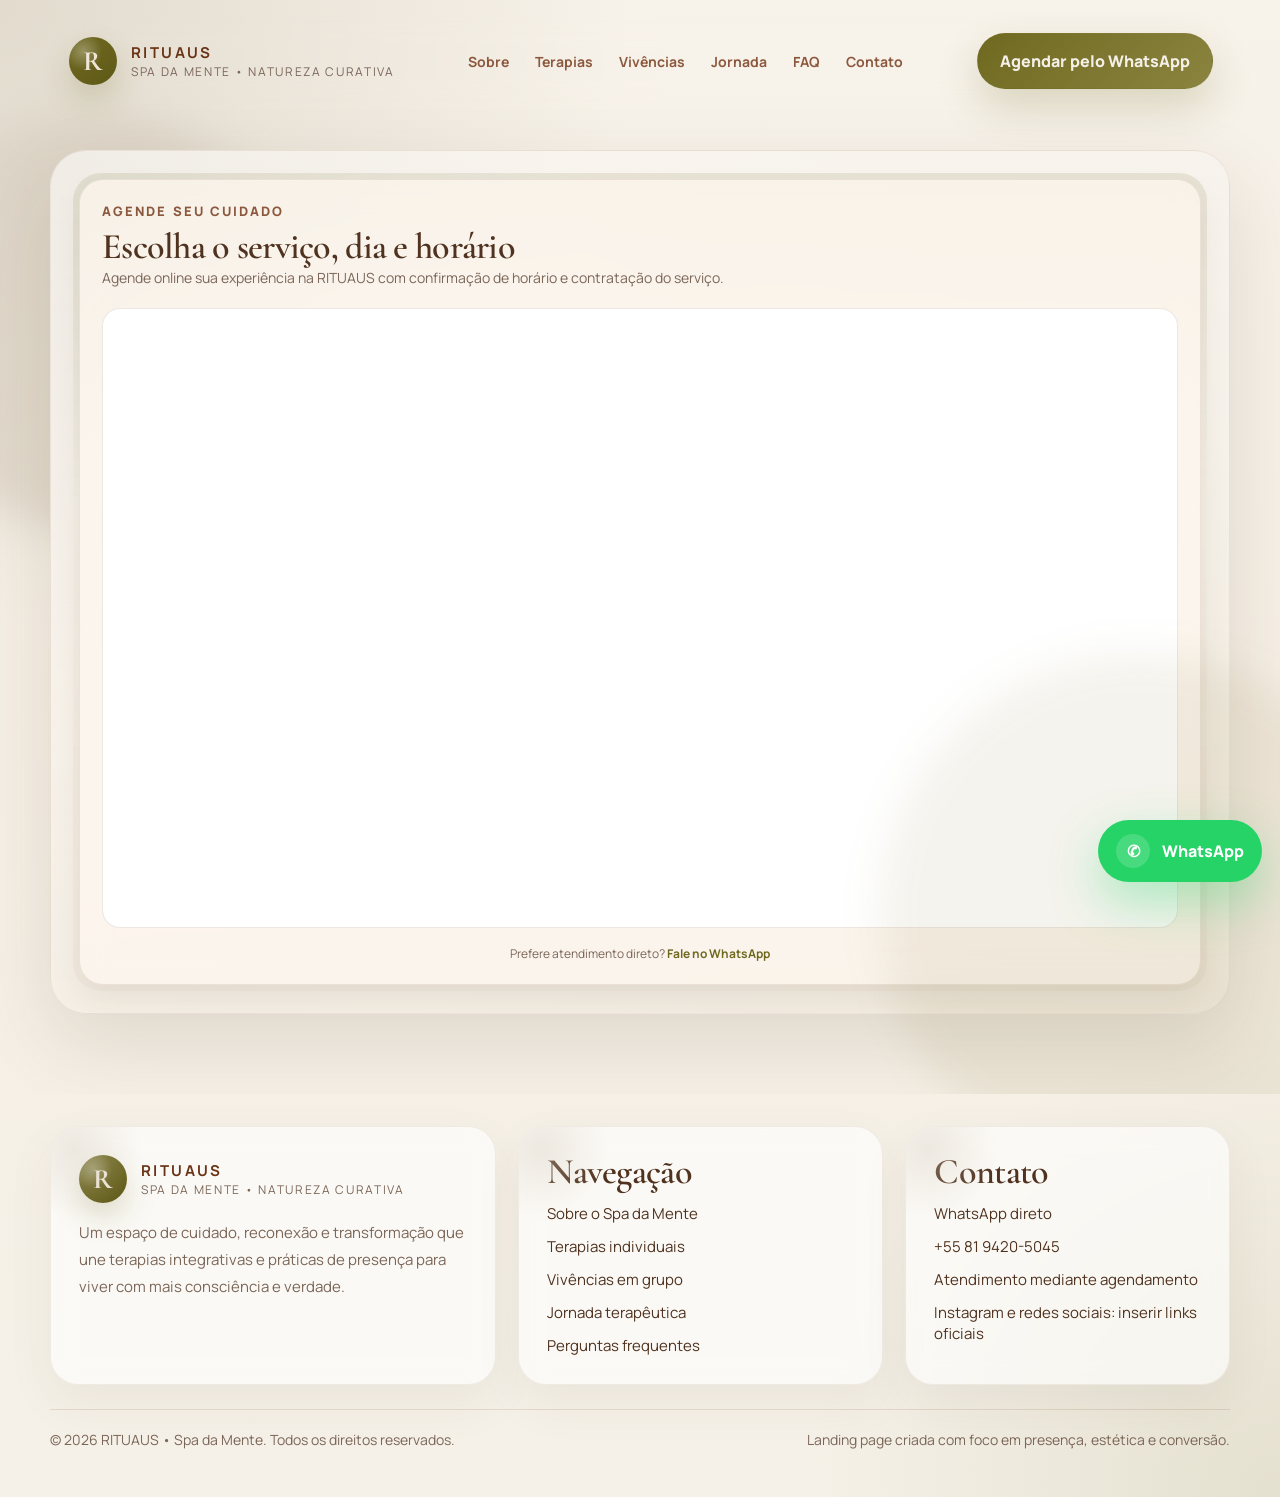
<file: agendamento.html>
<!DOCTYPE html>
<html lang="pt-BR">

<head>
  <meta charset="UTF-8" />
  <meta name="viewport" content="width=device-width, initial-scale=1.0" />
  <title>RITUAUS • Spa da Mente</title>
  <meta name="description"
    content="RITUAUS • Spa da Mente — terapias integrativas, vivências e jornadas de cuidado para corpo, mente, emoções e energia." />
  <meta name="theme-color" content="#6f6920" />
  <link rel="preconnect" href="https://fonts.googleapis.com">
  <link rel="preconnect" href="https://fonts.gstatic.com" crossorigin>
  <link
    href="https://fonts.googleapis.com/css2?family=Cormorant+Garamond:wght@400;500;600;700&family=Manrope:wght@400;500;600;700;800&display=swap"
    rel="stylesheet">
  <style>
    :root {
      --olive: #6f6920;
      --olive-deep: #5f5918;
      --olive-soft: #8a8440;
      --sand: #d6cebe;
      --linen: #f5f0e7;
      --cream: #f8f4ee;
      --earth: #6a3215;
      --earth-soft: #8c583d;
      --text: #4f321f;
      --muted: #7b6658;
      --white: #ffffff;
      --line: rgba(106, 50, 21, 0.14);
      --shadow: 0 30px 80px rgba(67, 42, 20, 0.12);
      --radius-xl: 32px;
      --radius-lg: 24px;
      --radius-md: 18px;
      --container: 1180px;
    }

    * {
      box-sizing: border-box
    }

    html {
      scroll-behavior: smooth
    }

    body {
      margin: 0;
      font-family: 'Manrope', sans-serif;
      color: var(--text);
      background:
        radial-gradient(circle at top left, rgba(214, 206, 190, .65), transparent 32%),
        radial-gradient(circle at bottom right, rgba(111, 105, 32, .12), transparent 24%),
        linear-gradient(180deg, #f7f2ea 0%, #f6efe5 46%, #f5f1e8 100%);
      overflow-x: hidden;
    }

    a {
      color: inherit;
      text-decoration: none
    }

    img {
      max-width: 100%;
      display: block
    }

    button,
    input,
    textarea {
      font: inherit
    }

    .container {
      width: min(var(--container), calc(100% - 32px));
      margin: 0 auto
    }

    .section {
      padding: 96px 0;
      position: relative
    }

    .section.compact {
      padding-top: 56px
    }

    .section-head {
      display: grid;
      grid-template-columns: 1.2fr .8fr;
      gap: 28px;
      align-items: end;
      margin-bottom: 34px
    }

    .eyebrow {
      display: inline-flex;
      align-items: center;
      gap: 10px;
      padding: 10px 14px;
      background: rgba(255, 255, 255, .62);
      border: 1px solid rgba(106, 50, 21, .12);
      border-radius: 999px;
      color: var(--earth);
      font-size: 12px;
      letter-spacing: .16em;
      text-transform: uppercase;
      font-weight: 800;
      backdrop-filter: blur(12px);
    }

    .eyebrow::before {
      content: "✦";
      font-size: 12px;
      opacity: .9
    }

    h1,
    h2,
    h3,
    h4 {
      font-family: 'Cormorant Garamond', serif;
      margin: 0;
      line-height: .96;
      letter-spacing: -.02em
    }

    h1 {
      font-size: clamp(56px, 10vw, 108px);
      font-weight: 600
    }

    h2 {
      font-size: clamp(38px, 6vw, 68px);
      font-weight: 600
    }

    h3 {
      font-size: clamp(26px, 3.4vw, 36px);
      font-weight: 600
    }

    p {
      margin: 0;
      line-height: 1.8;
      color: var(--muted);
      font-size: 16px
    }

    .subtitle {
      font-size: 18px;
      max-width: 720px
    }

    .btn {
      display: inline-flex;
      align-items: center;
      justify-content: center;
      gap: 10px;
      padding: 16px 22px;
      border-radius: 999px;
      font-weight: 800;
      transition: .28s ease;
      border: 1px solid transparent;
      cursor: pointer;
    }

    .btn-primary {
      background: linear-gradient(135deg, var(--olive) 0%, var(--olive-soft) 100%);
      color: var(--linen);
      box-shadow: 0 18px 40px rgba(111, 105, 32, .22);
    }

    .btn-primary:hover {
      transform: translateY(-2px);
      box-shadow: 0 24px 52px rgba(111, 105, 32, .28)
    }

    .btn-secondary {
      border-color: rgba(106, 50, 21, .18);
      color: var(--earth);
      background: rgba(255, 255, 255, .6);
      backdrop-filter: blur(10px);
    }

    .btn-secondary:hover {
      background: #fff;
      transform: translateY(-2px)
    }

    .site-header {
      position: fixed;
      inset: 0 0 auto 0;
      z-index: 90;
      transition: .28s ease;
      padding: 18px 0;
    }

    .site-header.scrolled {
      padding: 12px 0
    }

    .site-header.scrolled .nav-shell {
      background: rgba(247, 242, 234, .78);
      border-color: rgba(106, 50, 21, .12);
      box-shadow: 0 18px 50px rgba(68, 44, 24, .08)
    }

    .nav-shell {
      display: flex;
      align-items: center;
      justify-content: space-between;
      gap: 16px;
      padding: 14px 16px 14px 18px;
      border: 1px solid transparent;
      border-radius: 999px;
      backdrop-filter: blur(14px);
      transition: .28s ease;
    }

    .brand {
      display: flex;
      align-items: center;
      gap: 14px;
      min-width: 0
    }

    .brand-mark {
      width: 48px;
      height: 48px;
      border-radius: 50%;
      display: grid;
      place-items: center;
      background: radial-gradient(circle at 30% 30%, rgba(255, 255, 255, .3), transparent 40%), linear-gradient(145deg, var(--olive), var(--olive-deep));
      color: #efe6d7;
      font-family: 'Cormorant Garamond', serif;
      font-size: 28px;
      font-weight: 700;
      box-shadow: 0 14px 30px rgba(111, 105, 32, .22);
      flex: 0 0 auto;
    }

    .brand-text {
      display: flex;
      flex-direction: column;
      min-width: 0
    }

    .brand-text strong {
      font-size: 15px;
      color: var(--earth);
      letter-spacing: .16em;
      text-transform: uppercase
    }

    .brand-text span {
      font-size: 12px;
      color: var(--muted);
      letter-spacing: .14em;
      text-transform: uppercase
    }

    .menu {
      display: flex;
      align-items: center;
      gap: 26px
    }

    .menu a {
      font-size: 14px;
      font-weight: 700;
      color: var(--earth-soft);
      position: relative
    }

    .menu a::after {
      content: "";
      position: absolute;
      left: 0;
      bottom: -6px;
      width: 0;
      height: 1px;
      background: var(--earth);
      transition: .25s ease
    }

    .menu a:hover::after {
      width: 100%
    }

    .menu-actions {
      display: flex;
      gap: 12px;
      align-items: center
    }

    .menu-toggle {
      display: none;
      width: 48px;
      height: 48px;
      border: none;
      border-radius: 50%;
      background: rgba(255, 255, 255, .8);
      color: var(--earth);
      font-size: 24px;
      box-shadow: var(--shadow)
    }

    .mobile-menu {
      display: none;
      margin-top: 14px;
      padding: 12px;
      border-radius: 28px;
      background: rgba(248, 244, 238, .95);
      border: 1px solid rgba(106, 50, 21, .12);
      box-shadow: var(--shadow)
    }

    .mobile-menu a {
      display: block;
      padding: 14px 10px;
      border-bottom: 1px solid rgba(106, 50, 21, .08);
      font-weight: 700;
      color: var(--earth-soft)
    }

    .mobile-menu a:last-child {
      border-bottom: none
    }

    .mobile-menu.show {
      display: block
    }

    .hero {
      min-height: 100vh;
      display: flex;
      align-items: center;
      padding: 150px 0 80px;
      position: relative;
      overflow: hidden;
    }

    .hero::before,
    .hero::after {
      content: "";
      position: absolute;
      border-radius: 50%;
      filter: blur(20px);
      pointer-events: none;
    }

    .hero::before {
      width: 420px;
      height: 420px;
      background: rgba(214, 206, 190, .58);
      top: 110px;
      left: -120px
    }

    .hero::after {
      width: 520px;
      height: 520px;
      background: rgba(111, 105, 32, .08);
      right: -120px;
      bottom: -80px
    }

    .hero-grid {
      display: grid;
      grid-template-columns: 1.02fr .98fr;
      gap: 44px;
      align-items: center;
      position: relative;
      z-index: 2
    }

    .hero-copy p {
      font-size: 18px;
      max-width: 650px;
      margin: 22px 0 30px
    }

    .hero-copy .title-accent {
      color: var(--olive)
    }

    .hero-actions {
      display: flex;
      flex-wrap: wrap;
      gap: 14px;
      margin-bottom: 24px
    }

    .hero-pills {
      display: flex;
      flex-wrap: wrap;
      gap: 10px
    }

    .pill {
      padding: 11px 14px;
      border-radius: 999px;
      background: rgba(255, 255, 255, .55);
      border: 1px solid rgba(106, 50, 21, .1);
      font-size: 13px;
      font-weight: 700;
      color: var(--earth-soft);
      backdrop-filter: blur(10px)
    }

    .hero-card {
      position: relative;
      padding: 28px;
      border-radius: 36px;
      background:
        linear-gradient(180deg, rgba(255, 255, 255, .58), rgba(255, 255, 255, .42)),
        radial-gradient(circle at top left, rgba(214, 206, 190, .8), transparent 36%),
        linear-gradient(145deg, #f2e8da, #ece2d2 60%, #e8dcc8);
      border: 1px solid rgba(106, 50, 21, .08);
      box-shadow: var(--shadow);
      overflow: hidden;
      min-height: 640px;
    }

    .hero-card::before {
      content: "";
      position: absolute;
      inset: 22px;
      border-radius: 28px;
      background:
        linear-gradient(180deg, rgba(111, 105, 32, .16), rgba(111, 105, 32, .02) 40%, rgba(106, 50, 21, .04)),
        radial-gradient(circle at 30% 20%, rgba(255, 255, 255, .35), transparent 30%);
      opacity: .75;
    }

    .hero-portrait {
      position: absolute;
      inset: 90px 40px 70px 40px;
      border-radius: 28px;
      overflow: hidden;
      background:
        radial-gradient(circle at 50% 20%, rgba(255, 240, 220, .6), transparent 35%),
        radial-gradient(circle at 25% 35%, rgba(255, 255, 255, .4), transparent 24%),
        linear-gradient(180deg, #d8cab6 0%, #c2af98 28%, #8f6f5f 70%, #745348 100%);
      display: flex;
      align-items: flex-end;
      justify-content: center;
    }

    .hero-portrait::before {
      content: "";
      width: 72%;
      height: 84%;
      border-radius: 160px 160px 24px 24px;
      background:
        radial-gradient(circle at 48% 16%, rgba(255, 220, 178, .28), transparent 16%),
        radial-gradient(circle at 50% 24%, rgba(255, 237, 211, .18), transparent 20%),
        linear-gradient(180deg, rgba(58, 31, 26, .92) 10%, rgba(74, 37, 28, .9) 45%, rgba(95, 58, 46, .88) 70%, rgba(58, 31, 26, .92));
      opacity: .9;
      filter: blur(.2px);
      box-shadow: inset 0 0 120px rgba(255, 214, 177, .12);
      clip-path: polygon(38% 0%, 62% 0%, 72% 6%, 79% 15%, 83% 27%, 86% 44%, 89% 59%, 89% 73%, 86% 100%, 14% 100%, 11% 73%, 11% 59%, 14% 44%, 17% 27%, 22% 15%, 29% 6%);
    }

    .hero-glass {
      position: absolute;
      inset: auto 22px 22px auto;
      width: min(86%, 360px);
      padding: 22px;
      border-radius: 24px;
      background: rgba(255, 248, 242, .58);
      border: 1px solid rgba(106, 50, 21, .1);
      backdrop-filter: blur(14px);
      box-shadow: 0 14px 30px rgba(76, 52, 30, .08)
    }

    .hero-glass .mini-title {
      font-size: 13px;
      text-transform: uppercase;
      letter-spacing: .16em;
      color: var(--earth-soft);
      margin-bottom: 10px;
      font-weight: 800
    }

    .hero-stats {
      display: grid;
      grid-template-columns: repeat(2, 1fr);
      gap: 12px;
      margin-top: 14px
    }

    .stat {
      padding: 16px;
      border-radius: 20px;
      background: rgba(255, 255, 255, .72);
      border: 1px solid rgba(106, 50, 21, .08)
    }

    .stat strong {
      display: block;
      font-size: 22px;
      color: var(--earth);
      margin-bottom: 6px
    }

    .stat span {
      display: block;
      color: var(--muted);
      font-size: 13px;
      line-height: 1.5
    }

    .signature-quote {
      position: absolute;
      top: 22px;
      right: 22px;
      width: 172px;
      padding: 14px 16px;
      border-radius: 22px;
      background: rgba(255, 255, 255, .48);
      backdrop-filter: blur(12px);
      border: 1px solid rgba(106, 50, 21, .08);
      color: var(--earth);
      font-size: 14px;
      line-height: 1.6;
    }

    .grid-2 {
      display: grid;
      grid-template-columns: repeat(2, 1fr);
      gap: 24px
    }

    .grid-3 {
      display: grid;
      grid-template-columns: repeat(3, 1fr);
      gap: 24px
    }

    .grid-4 {
      display: grid;
      grid-template-columns: repeat(4, 1fr);
      gap: 18px
    }

    .card {
      position: relative;
      padding: 28px;
      border-radius: 28px;
      background: rgba(255, 255, 255, .62);
      border: 1px solid rgba(106, 50, 21, .08);
      box-shadow: 0 18px 50px rgba(69, 44, 26, .06);
      overflow: hidden;
      backdrop-filter: blur(12px);
    }

    .card::before {
      content: "";
      position: absolute;
      inset: 0 auto auto 0;
      width: 140px;
      height: 140px;
      border-radius: 50%;
      background: radial-gradient(circle, rgba(214, 206, 190, .4), transparent 70%);
      transform: translate(-34%, -34%);
      pointer-events: none;
    }

    .card h3 {
      margin-bottom: 10px
    }

    .icon-chip {
      width: 52px;
      height: 52px;
      border-radius: 18px;
      display: grid;
      place-items: center;
      margin-bottom: 18px;
      background: linear-gradient(145deg, rgba(111, 105, 32, .14), rgba(106, 50, 21, .1));
      border: 1px solid rgba(106, 50, 21, .08);
      color: var(--earth);
      font-size: 20px;
    }

    .story-panel {
      padding: 34px;
      border-radius: 34px;
      background: linear-gradient(135deg, rgba(111, 105, 32, .95), rgba(111, 105, 32, .78));
      color: #f4eede;
      box-shadow: 0 28px 70px rgba(92, 86, 25, .26);
      position: relative;
      overflow: hidden;
    }

    .story-panel::after {
      content: "";
      position: absolute;
      width: 240px;
      height: 240px;
      border-radius: 50%;
      background: rgba(255, 255, 255, .08);
      right: -80px;
      bottom: -70px;
    }

    .story-panel p {
      color: rgba(255, 247, 234, .84)
    }

    .service-card,
    .experience-card {
      display: flex;
      flex-direction: column;
      gap: 18px;
      min-height: 100%
    }

    .service-top {
      display: flex;
      align-items: flex-start;
      justify-content: space-between;
      gap: 16px
    }

    .service-tag {
      padding: 8px 12px;
      border-radius: 999px;
      font-size: 12px;
      font-weight: 800;
      letter-spacing: .14em;
      text-transform: uppercase;
      color: var(--olive-deep);
      background: rgba(111, 105, 32, .1);
      margin-bottom: 10px;
    }

    .benefit {
      padding: 13px 14px;
      border-radius: 18px;
      background: rgba(214, 206, 190, .38);
      color: var(--earth);
      font-weight: 700;
      font-size: 14px
    }

    .price {
      display: flex;
      gap: 12px;
      flex-wrap: wrap
    }

    .price span {
      padding: 9px 12px;
      border-radius: 999px;
      background: #fff;
      border: 1px solid rgba(106, 50, 21, .08);
      font-size: 13px;
      color: var(--earth-soft);
      font-weight: 700
    }

    .journey {
      display: grid;
      grid-template-columns: repeat(5, 1fr);
      gap: 16px;
      position: relative;
    }

    .journey::before {
      content: "";
      position: absolute;
      top: 40px;
      left: 8%;
      right: 8%;
      height: 1px;
      background: linear-gradient(90deg, rgba(106, 50, 21, .08), rgba(111, 105, 32, .22), rgba(106, 50, 21, .08));
    }

    .journey-step {
      padding-top: 0
    }

    .journey-num {
      width: 80px;
      height: 80px;
      border-radius: 50%;
      display: grid;
      place-items: center;
      margin-bottom: 18px;
      background: linear-gradient(145deg, #fff, #eee5d7);
      border: 1px solid rgba(106, 50, 21, .08);
      box-shadow: 0 18px 40px rgba(80, 54, 32, .08);
      font-family: 'Cormorant Garamond', serif;
      font-size: 34px;
      color: var(--earth);
    }

    .manifesto {
      padding: 44px;
      border-radius: 38px;
      background:
        linear-gradient(135deg, rgba(106, 50, 21, .95), rgba(138, 84, 61, .88));
      color: #fff6ec;
      box-shadow: 0 26px 70px rgba(106, 50, 21, .22);
      position: relative;
      overflow: hidden;
    }

    .manifesto::before,
    .manifesto::after {
      content: "";
      position: absolute;
      border-radius: 50%;
      background: rgba(255, 255, 255, .06)
    }

    .manifesto::before {
      width: 220px;
      height: 220px;
      top: -70px;
      right: -50px
    }

    .manifesto::after {
      width: 160px;
      height: 160px;
      bottom: -30px;
      left: -20px
    }

    .manifesto-grid {
      display: grid;
      grid-template-columns: 1.1fr .9fr;
      gap: 28px;
      align-items: center
    }

    .manifesto blockquote {
      margin: 0;
      font-family: 'Cormorant Garamond', serif;
      font-size: clamp(34px, 5vw, 62px);
      line-height: 1.02;
      letter-spacing: -.02em
    }

    .manifesto-list {
      display: grid;
      gap: 14px
    }

    .manifesto-item {
      padding: 18px 20px;
      border-radius: 20px;
      background: rgba(255, 255, 255, .08);
      border: 1px solid rgba(255, 255, 255, .1);
      font-weight: 600;
      line-height: 1.7
    }

    .faq {
      display: grid;
      gap: 16px
    }

    .faq-item {
      padding: 0;
      overflow: hidden
    }

    .faq-button {
      width: 100%;
      border: none;
      background: transparent;
      padding: 24px 28px;
      display: flex;
      align-items: center;
      justify-content: space-between;
      gap: 16px;
      text-align: left;
      color: var(--earth);
      cursor: pointer;
    }

    .faq-button strong {
      font-size: 18px
    }

    .faq-symbol {
      width: 38px;
      height: 38px;
      border-radius: 50%;
      display: grid;
      place-items: center;
      background: rgba(111, 105, 32, .1);
      font-size: 22px;
      flex: 0 0 auto;
      transition: .28s ease
    }

    .faq-answer {
      max-height: 0;
      overflow: hidden;
      transition: max-height .28s ease
    }

    .faq-answer p {
      padding: 0 28px 26px
    }

    .faq-item.active .faq-symbol {
      transform: rotate(45deg)
    }

    .faq-item.active .faq-answer {
      max-height: 220px
    }

    .cta-band {
      padding: 42px;
      border-radius: 38px;
      background:
        radial-gradient(circle at top left, rgba(255, 255, 255, .14), transparent 24%),
        linear-gradient(135deg, var(--olive-deep), var(--olive) 58%, #8d8747);
      color: #f7f1e7;
      box-shadow: 0 30px 80px rgba(111, 105, 32, .26);
      overflow: hidden;
      position: relative;
    }

    .cta-band::after {
      content: "";
      position: absolute;
      width: 280px;
      height: 280px;
      border-radius: 50%;
      right: -80px;
      bottom: -120px;
      background: rgba(255, 255, 255, .08)
    }

    .cta-band p {
      color: rgba(247, 241, 231, .82);
      max-width: 760px
    }

    .footer {
      padding: 32px 0 48px
    }

    .footer-grid {
      display: grid;
      grid-template-columns: 1.1fr .9fr .8fr;
      gap: 22px
    }

    .footer .card {
      height: 100%
    }

    .footer ul {
      list-style: none;
      margin: 0;
      padding: 0;
      display: grid;
      gap: 12px
    }

    .footer li,
    .footer p {
      font-size: 15px
    }

    .footer-bottom {
      display: flex;
      align-items: center;
      justify-content: space-between;
      gap: 18px;
      flex-wrap: wrap;
      margin-top: 24px;
      padding-top: 20px;
      border-top: 1px solid rgba(106, 50, 21, .12);
      color: var(--muted);
      font-size: 14px
    }

    .floating-whatsapp {
      position: fixed;
      right: 18px;
      bottom: 18px;
      z-index: 95;
      display: inline-flex;
      align-items: center;
      gap: 12px;
      padding: 14px 18px;
      border-radius: 999px;
      background: #25D366;
      color: #fff;
      box-shadow: 0 20px 50px rgba(37, 211, 102, .35);
      font-weight: 800;
    }

    .floating-whatsapp .bubble {
      width: 34px;
      height: 34px;
      border-radius: 50%;
      display: grid;
      place-items: center;
      background: rgba(255, 255, 255, .16)
    }

    .reveal {
      opacity: 0;
      transform: translateY(28px);
      transition: opacity .7s ease, transform .7s ease
    }

    .reveal.show {
      opacity: 1;
      transform: translateY(0)
    }

    @media (max-width: 1120px) {

      .menu,
      .menu-actions {
        display: none
      }

      .menu-toggle {
        display: grid;
        place-items: center
      }

      .section-head,
      .hero-grid,
      .grid-3,
      .grid-4,
      .grid-2,
      .footer-grid,
      .manifesto-grid {
        grid-template-columns: 1fr
      }

      .journey {
        grid-template-columns: 1fr 1fr
      }

      .journey::before {
        display: none
      }

      .hero-card {
        min-height: 560px
      }
    }

    @media (max-width: 720px) {
      .section {
        padding: 76px 0
      }

      .hero {
        padding-top: 134px
      }

      .brand-text span {
        display: none
      }

      .hero-card {
        min-height: 500px;
        padding: 22px
      }

      .hero-portrait {
        inset: 84px 22px 92px
      }

      .signature-quote {
        position: relative;
        top: auto;
        right: auto;
        width: auto;
        margin-bottom: 14px
      }

      .hero-glass {
        left: 18px;
        right: 18px;
        width: auto
      }

      .hero-stats {
        grid-template-columns: 1fr
      }

      .journey {
        grid-template-columns: 1fr
      }

      .cta-band,
      .manifesto,
      .story-panel,
      .card {
        padding: 24px
      }

      .faq-button {
        padding: 20px
      }

      .faq-answer p {
        padding: 0 20px 20px
      }

      .floating-whatsapp span:last-child {
        display: none
      }
    }
  </style>
</head>

<body>
  <header class="site-header" id="header">
    <div class="container">
      <div class="nav-shell">
        <a href="#inicio" class="brand" aria-label="RITUAUS - ir para o início">
          <div class="brand-mark">R</div>
          <div class="brand-text">
            <strong>RITUAUS</strong>
            <span>Spa da Mente • Natureza Curativa</span>
          </div>
        </a>

        <nav class="menu" aria-label="Navegação principal">
          <a href="#sobre">Sobre</a>
          <a href="#servicos">Terapias</a>
          <a href="#vivencias">Vivências</a>
          <a href="#jornada">Jornada</a>
          <a href="#faq">FAQ</a>
          <a href="#contato">Contato</a>
        </nav>

        <div class="menu-actions">
          <!-- <a class="btn btn-secondary" href="#servicos">Explorar experiências</a> -->
          <a class="btn btn-primary" href="https://wa.me/558194205045" target="_blank" rel="noopener noreferrer">Agendar
            pelo WhatsApp</a>
        </div>

        <button class="menu-toggle" id="menuToggle" aria-label="Abrir menu">☰</button>
      </div>

      <div class="mobile-menu" id="mobileMenu">
        <a href="#sobre">Sobre</a>
        <a href="#ajuda">Como podemos te ajudar</a>
        <a href="#servicos">Terapias</a>
        <a href="#vivencias">Vivências</a>
        <a href="#jornada">Jornada terapêutica</a>
        <a href="#faq">FAQ</a>
        <a href="#contato">Contato</a>
        <a href="https://wa.me/558194205045" target="_blank" rel="noopener noreferrer">Agendar pelo WhatsApp</a>
      </div>
    </div>
  </header>


  <main id="inicio">
    <section class="hero">
      <div class="container">

        <div class="hero-card reveal">
          <div class="hero-glass" style="position:relative; inset:auto; width:100%; background:rgba(255,248,242,.72);">
            <div class="mini-title">Agende seu cuidado</div>
            <h3>Escolha o serviço, dia e horário</h3>
            <p style="margin-bottom:18px; font-size:14px;">
              Agende online sua experiência na RITUAUS com confirmação de horário e contratação do serviço.
            </p>

            <div class="booking-embed">
              <!-- SUBSTITUA pelo iframe gerado no painel do SimplyBook.me -->
              <iframe src="https://antobiobf.simplybook.me/v2/#book" width="100%" height="620" frameborder="0"
                scrolling="yes" style="border:1px solid rgba(106,50,21,.12); border-radius:18px; background:#fff;"
                title="Agendamento online RITUAUS"></iframe>
            </div>

            <small style="display:block; margin-top:12px; font-size:12px; color:var(--muted); text-align:center;">
              Prefere atendimento direto?
              <a href="https://wa.me/558194205045" target="_blank" rel="noopener noreferrer"
                style="color:var(--olive); font-weight:700;">
                Fale no WhatsApp
              </a>
            </small>
          </div>
        </div>

      </div>
    </section>
  </main>

  <footer class="footer">
    <div class="container">
      <div class="footer-grid">
        <div class="card reveal">
          <div class="brand" style="margin-bottom:16px;">
            <div class="brand-mark">R</div>
            <div class="brand-text">
              <strong>RITUAUS</strong>
              <span>Spa da Mente • Natureza Curativa</span>
            </div>
          </div>
          <p>
            Um espaço de cuidado, reconexão e transformação que une terapias integrativas e práticas de presença para
            viver com mais consciência e verdade.
          </p>
        </div>

        <div class="card reveal">
          <h3 style="margin-bottom:14px;">Navegação</h3>
          <ul>
            <li><a href="#sobre">Sobre o Spa da Mente</a></li>
            <li><a href="#servicos">Terapias individuais</a></li>
            <li><a href="#vivencias">Vivências em grupo</a></li>
            <li><a href="#jornada">Jornada terapêutica</a></li>
            <li><a href="#faq">Perguntas frequentes</a></li>
          </ul>
        </div>

        <div class="card reveal">
          <h3 style="margin-bottom:14px;">Contato</h3>
          <ul>
            <li><a href="https://wa.me/558194205045" target="_blank" rel="noopener noreferrer">WhatsApp direto</a></li>
            <li><a href="tel:+558194205045">+55 81 9420-5045</a></li>
            <li>Atendimento mediante agendamento</li>
            <li>Instagram e redes sociais: inserir links oficiais</li>
          </ul>
        </div>
      </div>

      <div class="footer-bottom">
        <span>© 2026 RITUAUS • Spa da Mente. Todos os direitos reservados.</span>
        <span>Landing page criada com foco em presença, estética e conversão.</span>
      </div>
    </div>
  </footer>

  <a class="floating-whatsapp" href="https://wa.me/558194205045" target="_blank" rel="noopener noreferrer"
    aria-label="Chamar no WhatsApp">
    <span class="bubble">✆</span>
    <span>WhatsApp</span>
  </a>

  <script>
    const header = document.getElementById('header');
    const menuToggle = document.getElementById('menuToggle');
    const mobileMenu = document.getElementById('mobileMenu');
    const reveals = document.querySelectorAll('.reveal');
    const faqItems = document.querySelectorAll('.faq-item');

    window.addEventListener('scroll', () => {
      header.classList.toggle('scrolled', window.scrollY > 8);
    });

    menuToggle?.addEventListener('click', () => {
      mobileMenu.classList.toggle('show');
    });

    mobileMenu?.querySelectorAll('a').forEach(link => {
      link.addEventListener('click', () => mobileMenu.classList.remove('show'));
    });

    faqItems.forEach(item => {
      const button = item.querySelector('.faq-button');
      button.addEventListener('click', () => {
        item.classList.toggle('active');
      });
    });

    const observer = new IntersectionObserver((entries) => {
      entries.forEach(entry => {
        if (entry.isIntersecting) {
          entry.target.classList.add('show');
        }
      })
    }, { threshold: .14 });

    reveals.forEach(el => observer.observe(el));
  </script>

  <script>
    const form = document.querySelector(".lead-form");
    const telefoneInput = document.querySelector('[name="telefone"]');
    const emailInput = document.querySelector('[name="email"]');

    /* MÁSCARA TELEFONE BR */
    telefoneInput.addEventListener("input", function (e) {
      let v = e.target.value.replace(/\D/g, "");

      if (v.length > 11) v = v.slice(0, 11);

      if (v.length > 10) {
        v = v.replace(/^(\d{2})(\d{5})(\d{4}).*/, "($1) $2-$3");
      } else if (v.length > 6) {
        v = v.replace(/^(\d{2})(\d{4})(\d{0,4}).*/, "($1) $2-$3");
      } else if (v.length > 2) {
        v = v.replace(/^(\d{2})(\d{0,5}).*/, "($1) $2");
      } else {
        v = v.replace(/^(\d*)/, "($1");
      }

      e.target.value = v;
    });


    /* VALIDAÇÃO EMAIL */
    function validarEmail(email) {
      const regex = /^[^\s@]+@[^\s@]+\.[^\s@]+$/;
      return regex.test(email);
    }


    /* ENVIO FORM */
    form.addEventListener("submit", function (e) {
      e.preventDefault();

      const nome = form.nome.value.trim();
      const telefone = form.telefone.value.trim();
      const email = form.email.value.trim();
      const interesse = form.interesse.value;
      const mensagem = form.mensagem.value.trim();

      if (nome.length < 2) {
        alert("Por favor, informe seu nome.");
        return;
      }

      if (telefone.length < 14) {
        alert("Digite um WhatsApp válido.");
        return;
      }

      if (email && !validarEmail(email)) {
        alert("Digite um e-mail válido.");
        return;
      }

      const texto = `
  Olá, meu nome é ${nome}
  
  WhatsApp: ${telefone}
  Email: ${email || "Não informado"}
  Interesse: ${interesse || "Não informado"}
  
  Mensagem:
  ${mensagem || "Não informado"}
  `;

      const url = `https://wa.me/558194205045?text=${encodeURIComponent(texto)}`;

      window.open(url, "_blank");
    });
  </script>
</body>

</html>
</file>
<file: style/rituaus-only.css>
:root {
  --olive: #6f6920;
  --olive-deep: #5f5918;
  --olive-soft: #8a8440;
  --sand: #d6cebe;
  --linen: #f5f0e7;
  --cream: #f8f4ee;
  --earth: #6a3215;
  --earth-soft: #8c583d;
  --text: #4f321f;
  --muted: #7b6658;
  --white: #ffffff;
  --line: rgba(106, 50, 21, 0.14);
  --shadow: 0 30px 80px rgba(67, 42, 20, 0.12);
  --radius-xl: 32px;
  --radius-lg: 24px;
  --radius-md: 18px;
  --container: 1180px;
}

* {
  box-sizing: border-box
}

html {
  scroll-behavior: smooth
}

body {
  margin: 0;
  font-family: 'Manrope', sans-serif;
  color: var(--text);
  background:
    radial-gradient(circle at top left, rgba(214, 206, 190, .65), transparent 32%),
    radial-gradient(circle at bottom right, rgba(111, 105, 32, .12), transparent 24%),
    linear-gradient(180deg, #f7f2ea 0%, #f6efe5 46%, #f5f1e8 100%);
  overflow-x: hidden;
}

a {
  color: inherit;
  text-decoration: none
}

img {
  max-width: 100%;
  display: block
}

button,
input,
textarea {
  font: inherit
}

.container {
  width: min(var(--container), calc(100% - 32px));
  margin: 0 auto
}

.section {
  padding: 96px 0;
  position: relative
}

.section.compact {
  padding-top: 56px
}

.section-head {
  display: grid;
  grid-template-columns: 1.2fr .8fr;
  gap: 28px;
  align-items: end;
  margin-bottom: 34px
}

.eyebrow {
  display: inline-flex;
  align-items: center;
  gap: 10px;
  padding: 10px 14px;
  background: rgba(255, 255, 255, .62);
  border: 1px solid rgba(106, 50, 21, .12);
  border-radius: 999px;
  color: var(--earth);
  font-size: 12px;
  letter-spacing: .16em;
  text-transform: uppercase;
  font-weight: 800;
  backdrop-filter: blur(12px);
}

.eyebrow::before {
  content: "✦";
  font-size: 12px;
  opacity: .9
}

h1,
h2,
h3,
h4 {
  font-family: 'Cormorant Garamond', serif;
  margin: 0;
  line-height: .96;
  letter-spacing: -.02em
}

h1 {
  font-size: clamp(56px, 10vw, 108px);
  font-weight: 600
}

h2 {
  font-size: clamp(38px, 6vw, 68px);
  font-weight: 600
}

h3 {
  font-size: clamp(26px, 3.4vw, 36px);
  font-weight: 600
}

p {
  margin: 0;
  line-height: 1.8;
  color: var(--muted);
  font-size: 16px
}

.subtitle {
  font-size: 18px;
  max-width: 720px
}

.btn {
  display: inline-flex;
  align-items: center;
  justify-content: center;
  gap: 10px;
  padding: 16px 22px;
  border-radius: 999px;
  font-weight: 800;
  transition: .28s ease;
  border: 1px solid transparent;
  cursor: pointer;
}

.btn-primary {
  background: linear-gradient(135deg, var(--olive) 0%, var(--olive-soft) 100%);
  color: var(--linen);
  box-shadow: 0 18px 40px rgba(111, 105, 32, .22);
}

.btn-primary:hover {
  transform: translateY(-2px);
  box-shadow: 0 24px 52px rgba(111, 105, 32, .28)
}

.btn-secondary {
  border-color: rgba(106, 50, 21, .18);
  color: var(--earth);
  background: rgba(255, 255, 255, .6);
  backdrop-filter: blur(10px);
}

.btn-secondary:hover {
  background: #fff;
  transform: translateY(-2px)
}

.site-header {
  position: fixed;
  inset: 0 0 auto 0;
  z-index: 90;
  transition: .28s ease;
  padding: 18px 0;
}

.site-header.scrolled {
  padding: 12px 0
}

.site-header.scrolled .nav-shell {
  background: rgba(247, 242, 234, .78);
  border-color: rgba(106, 50, 21, .12);
  box-shadow: 0 18px 50px rgba(68, 44, 24, .08)
}

.nav-shell {
  display: flex;
  align-items: center;
  justify-content: space-between;
  gap: 16px;
  padding: 14px 16px 14px 18px;
  border: 1px solid transparent;
  border-radius: 999px;
  backdrop-filter: blur(14px);
  transition: .28s ease;
}

.brand {
  display: flex;
  align-items: center;
  gap: 14px;
  min-width: 0
}

.brand-mark {
  width: 48px;
  height: 48px;
  border-radius: 50%;
  display: grid;
  place-items: center;
  /* background: radial-gradient(circle at 30% 30%, rgba(255, 255, 255, .3), transparent 40%), linear-gradient(145deg, var(--olive), var(--olive-deep)); */
  color: #efe6d7;
  font-family: 'Cormorant Garamond', serif;
  font-size: 28px;
  font-weight: 700;
  box-shadow: 0 14px 30px rgba(111, 105, 32, .22);
  flex: 0 0 auto;
}

.brand-text {
  display: flex;
  flex-direction: column;
  min-width: 0
}

.brand-text strong {
  font-size: 15px;
  color: var(--earth);
  letter-spacing: .16em;
  text-transform: uppercase
}

.brand-text span {
  font-size: 12px;
  color: var(--muted);
  letter-spacing: .14em;
  text-transform: uppercase
}

.menu {
  display: flex;
  align-items: center;
  gap: 26px
}

.menu a {
  font-size: 14px;
  font-weight: 700;
  color: var(--earth-soft);
  position: relative
}

.menu a::after {
  content: "";
  position: absolute;
  left: 0;
  bottom: -6px;
  width: 0;
  height: 1px;
  background: var(--earth);
  transition: .25s ease
}

.menu a:hover::after {
  width: 100%
}

.menu-actions {
  display: flex;
  gap: 12px;
  align-items: center
}

.menu-toggle {
  display: none;
  width: 48px;
  height: 48px;
  border: none;
  border-radius: 50%;
  background: rgba(255, 255, 255, .8);
  color: var(--earth);
  font-size: 24px;
  box-shadow: var(--shadow)
}

.mobile-menu {
  display: none;
  margin-top: 14px;
  padding: 12px;
  border-radius: 28px;
  background: rgba(248, 244, 238, .95);
  border: 1px solid rgba(106, 50, 21, .12);
  box-shadow: var(--shadow)
}

.mobile-menu a {
  display: block;
  padding: 14px 10px;
  border-bottom: 1px solid rgba(106, 50, 21, .08);
  font-weight: 700;
  color: var(--earth-soft)
}

.mobile-menu a:last-child {
  border-bottom: none
}

.mobile-menu.show {
  display: block
}

.hero {
  min-height: 100vh;
  display: flex;
  align-items: center;
  padding: 150px 0 80px;
  position: relative;
  overflow: hidden;
}

.hero::before,
.hero::after {
  content: "";
  position: absolute;
  border-radius: 50%;
  filter: blur(20px);
  pointer-events: none;
}

.hero::before {
  width: 420px;
  height: 420px;
  background: rgba(214, 206, 190, .58);
  top: 110px;
  left: -120px
}

.hero::after {
  width: 520px;
  height: 520px;
  background: rgba(111, 105, 32, .08);
  right: -120px;
  bottom: -80px
}

.hero-grid {
  display: grid;
  grid-template-columns: 1.02fr .98fr;
  gap: 44px;
  align-items: center;
  position: relative;
  z-index: 2
}

.hero-copy p {
  font-size: 18px;
  max-width: 650px;
  margin: 22px 0 30px
}

.hero-copy .title-accent {
  color: var(--olive)
}

.hero-actions {
  display: flex;
  flex-wrap: wrap;
  gap: 14px;
  margin-bottom: 24px
}

.hero-pills {
  display: flex;
  flex-wrap: wrap;
  gap: 10px
}

.pill {
  padding: 11px 14px;
  border-radius: 999px;
  background: rgba(255, 255, 255, .55);
  border: 1px solid rgba(106, 50, 21, .1);
  font-size: 13px;
  font-weight: 700;
  color: var(--earth-soft);
  backdrop-filter: blur(10px)
}

.hero-card {
  position: relative;
  padding: 28px;
  border-radius: 36px;
  background:
    linear-gradient(180deg, rgba(255, 255, 255, .58), rgba(255, 255, 255, .42)),
    radial-gradient(circle at top left, rgba(214, 206, 190, .8), transparent 36%),
    linear-gradient(145deg, #f2e8da, #ece2d2 60%, #e8dcc8);
  border: 1px solid rgba(106, 50, 21, .08);
  box-shadow: var(--shadow);
  overflow: hidden;
  min-height: 640px;
}

.hero-card::before {
  content: "";
  position: absolute;
  inset: 22px;
  border-radius: 28px;
  background:
    linear-gradient(180deg, rgba(111, 105, 32, .16), rgba(111, 105, 32, .02) 40%, rgba(106, 50, 21, .04)),
    radial-gradient(circle at 30% 20%, rgba(255, 255, 255, .35), transparent 30%);
  opacity: .75;
}

.hero-portrait {
  position: absolute;
  inset: 90px 40px 70px 40px;
  border-radius: 28px;
  overflow: hidden;
  background:
    radial-gradient(circle at 50% 20%, rgba(255, 240, 220, .6), transparent 35%),
    radial-gradient(circle at 25% 35%, rgba(255, 255, 255, .4), transparent 24%),
    linear-gradient(180deg, #d8cab6 0%, #c2af98 28%, #8f6f5f 70%, #745348 100%);
  display: flex;
  align-items: flex-end;
  justify-content: center;
}

.hero-portrait::before {
  content: "";
  width: 72%;
  height: 84%;
  border-radius: 160px 160px 24px 24px;
  background:
    radial-gradient(circle at 48% 16%, rgba(255, 220, 178, .28), transparent 16%),
    radial-gradient(circle at 50% 24%, rgba(255, 237, 211, .18), transparent 20%),
    linear-gradient(180deg, rgba(58, 31, 26, .92) 10%, rgba(74, 37, 28, .9) 45%, rgba(95, 58, 46, .88) 70%, rgba(58, 31, 26, .92));
  opacity: .9;
  filter: blur(.2px);
  box-shadow: inset 0 0 120px rgba(255, 214, 177, .12);
  clip-path: polygon(38% 0%, 62% 0%, 72% 6%, 79% 15%, 83% 27%, 86% 44%, 89% 59%, 89% 73%, 86% 100%, 14% 100%, 11% 73%, 11% 59%, 14% 44%, 17% 27%, 22% 15%, 29% 6%);
}

.hero-glass {
  position: absolute;
  inset: auto 22px 22px auto;
  width: min(86%, 360px);
  padding: 22px;
  border-radius: 24px;
  background: rgba(255, 248, 242, .58);
  border: 1px solid rgba(106, 50, 21, .1);
  backdrop-filter: blur(14px);
  box-shadow: 0 14px 30px rgba(76, 52, 30, .08)
}

.hero-glass .mini-title {
  font-size: 13px;
  text-transform: uppercase;
  letter-spacing: .16em;
  color: var(--earth-soft);
  margin-bottom: 10px;
  font-weight: 800
}

.hero-stats {
  display: grid;
  grid-template-columns: repeat(2, 1fr);
  gap: 12px;
  margin-top: 14px
}

.stat {
  padding: 16px;
  border-radius: 20px;
  background: rgba(255, 255, 255, .72);
  border: 1px solid rgba(106, 50, 21, .08)
}

.stat strong {
  display: block;
  font-size: 22px;
  color: var(--earth);
  margin-bottom: 6px
}

.stat span {
  display: block;
  color: var(--muted);
  font-size: 13px;
  line-height: 1.5
}

.signature-quote {
  position: absolute;
  top: 22px;
  right: 22px;
  width: 172px;
  padding: 14px 16px;
  border-radius: 22px;
  background: rgba(255, 255, 255, .48);
  backdrop-filter: blur(12px);
  border: 1px solid rgba(106, 50, 21, .08);
  color: var(--earth);
  font-size: 14px;
  line-height: 1.6;
}

.grid-2 {
  display: grid;
  grid-template-columns: repeat(2, 1fr);
  gap: 24px
}

.grid-3 {
  display: grid;
  grid-template-columns: repeat(3, 1fr);
  gap: 24px
}

.grid-4 {
  display: grid;
  grid-template-columns: repeat(4, 1fr);
  gap: 18px
}

.card {
  position: relative;
  padding: 28px;
  border-radius: 28px;
  background: rgba(255, 255, 255, .62);
  border: 1px solid rgba(106, 50, 21, .08);
  box-shadow: 0 18px 50px rgba(69, 44, 26, .06);
  overflow: hidden;
  backdrop-filter: blur(12px);
}

.card::before {
  content: "";
  position: absolute;
  inset: 0 auto auto 0;
  width: 140px;
  height: 140px;
  border-radius: 50%;
  background: radial-gradient(circle, rgba(214, 206, 190, .4), transparent 70%);
  transform: translate(-34%, -34%);
  pointer-events: none;
}

.card h3 {
  margin-bottom: 10px
}

.icon-chip {
  width: 52px;
  height: 52px;
  border-radius: 18px;
  display: grid;
  place-items: center;
  margin-bottom: 18px;
  background: linear-gradient(145deg, rgba(111, 105, 32, .14), rgba(106, 50, 21, .1));
  border: 1px solid rgba(106, 50, 21, .08);
  color: var(--earth);
  font-size: 20px;
}

.story-panel {
  padding: 34px;
  border-radius: 34px;
  background: linear-gradient(135deg, rgba(111, 105, 32, .95), rgba(111, 105, 32, .78));
  color: #f4eede;
  box-shadow: 0 28px 70px rgba(92, 86, 25, .26);
  position: relative;
  overflow: hidden;
}

.story-panel::after {
  content: "";
  position: absolute;
  width: 240px;
  height: 240px;
  border-radius: 50%;
  background: rgba(255, 255, 255, .08);
  right: -80px;
  bottom: -70px;
}

.story-panel p {
  color: rgba(255, 247, 234, .84)
}

.service-card,
.experience-card {
  display: flex;
  flex-direction: column;
  gap: 18px;
  min-height: 100%
}

.service-top {
  display: flex;
  align-items: flex-start;
  justify-content: space-between;
  gap: 16px
}

.service-tag {
  padding: 8px 12px;
  border-radius: 999px;
  font-size: 12px;
  font-weight: 800;
  letter-spacing: .14em;
  text-transform: uppercase;
  color: var(--olive-deep);
  background: rgba(111, 105, 32, .1);
  margin-bottom: 10px;
}

.benefit {
  padding: 13px 14px;
  border-radius: 18px;
  background: rgba(214, 206, 190, .38);
  color: var(--earth);
  font-weight: 700;
  font-size: 14px
}

.price {
  display: flex;
  gap: 12px;
  flex-wrap: wrap
}

.price span {
  padding: 9px 12px;
  border-radius: 999px;
  background: #fff;
  border: 1px solid rgba(106, 50, 21, .08);
  font-size: 13px;
  color: var(--earth-soft);
  font-weight: 700
}

.journey {
  display: grid;
  grid-template-columns: repeat(5, 1fr);
  gap: 16px;
  position: relative;
}

.journey::before {
  content: "";
  position: absolute;
  top: 40px;
  left: 8%;
  right: 8%;
  height: 1px;
  background: linear-gradient(90deg, rgba(106, 50, 21, .08), rgba(111, 105, 32, .22), rgba(106, 50, 21, .08));
}

.journey-step {
  padding-top: 0
}

.journey-num {
  width: 80px;
  height: 80px;
  border-radius: 50%;
  display: grid;
  place-items: center;
  margin-bottom: 18px;
  background: linear-gradient(145deg, #fff, #eee5d7);
  border: 1px solid rgba(106, 50, 21, .08);
  box-shadow: 0 18px 40px rgba(80, 54, 32, .08);
  font-family: 'Cormorant Garamond', serif;
  font-size: 34px;
  color: var(--earth);
}

.manifesto {
  padding: 44px;
  border-radius: 38px;
  background:
    linear-gradient(135deg, rgba(106, 50, 21, .95), rgba(138, 84, 61, .88));
  color: #fff6ec;
  box-shadow: 0 26px 70px rgba(106, 50, 21, .22);
  position: relative;
  overflow: hidden;
}

.manifesto::before,
.manifesto::after {
  content: "";
  position: absolute;
  border-radius: 50%;
  background: rgba(255, 255, 255, .06)
}

.manifesto::before {
  width: 220px;
  height: 220px;
  top: -70px;
  right: -50px
}

.manifesto::after {
  width: 160px;
  height: 160px;
  bottom: -30px;
  left: -20px
}

.manifesto-grid {
  display: grid;
  grid-template-columns: 1.1fr .9fr;
  gap: 28px;
  align-items: center
}

.manifesto blockquote {
  margin: 0;
  font-family: 'Cormorant Garamond', serif;
  font-size: clamp(34px, 5vw, 62px);
  line-height: 1.02;
  letter-spacing: -.02em
}

.manifesto-list {
  display: grid;
  gap: 14px
}

.manifesto-item {
  padding: 18px 20px;
  border-radius: 20px;
  background: rgba(255, 255, 255, .08);
  border: 1px solid rgba(255, 255, 255, .1);
  font-weight: 600;
  line-height: 1.7
}

.faq {
  display: grid;
  gap: 16px
}

.faq-item {
  padding: 0;
  overflow: hidden
}

.faq-button {
  width: 100%;
  border: none;
  background: transparent;
  padding: 24px 28px;
  display: flex;
  align-items: center;
  justify-content: space-between;
  gap: 16px;
  text-align: left;
  color: var(--earth);
  cursor: pointer;
}

.faq-button strong {
  font-size: 18px
}

.faq-symbol {
  width: 38px;
  height: 38px;
  border-radius: 50%;
  display: grid;
  place-items: center;
  background: rgba(111, 105, 32, .1);
  font-size: 22px;
  flex: 0 0 auto;
  transition: .28s ease
}

.faq-answer {
  max-height: 0;
  overflow: hidden;
  transition: max-height .28s ease
}

.faq-answer p {
  padding: 0 28px 26px
}

.faq-item.active .faq-symbol {
  transform: rotate(45deg)
}

.faq-item.active .faq-answer {
  max-height: 220px
}

.cta-band {
  padding: 42px;
  border-radius: 38px;
  background:
    radial-gradient(circle at top left, rgba(255, 255, 255, .14), transparent 24%),
    linear-gradient(135deg, var(--olive-deep), var(--olive) 58%, #8d8747);
  color: #f7f1e7;
  box-shadow: 0 30px 80px rgba(111, 105, 32, .26);
  overflow: hidden;
  position: relative;
}

.cta-band::after {
  content: "";
  position: absolute;
  width: 280px;
  height: 280px;
  border-radius: 50%;
  right: -80px;
  bottom: -120px;
  background: rgba(255, 255, 255, .08)
}

.cta-band p {
  color: rgba(247, 241, 231, .82);
  max-width: 760px
}

.footer {
  padding: 32px 0 48px
}

.footer-grid {
  display: grid;
  grid-template-columns: 1.2fr 0.8fr;
  gap: 22px
}

.footer .card {
  height: 100%
}

.footer ul {
  list-style: none;
  margin: 0;
  padding: 0;
  display: grid;
  gap: 12px
}

.footer li,
.footer p {
  font-size: 15px
}

.footer-bottom {
  display: flex;
  align-items: center;
  justify-content: space-between;
  gap: 18px;
  flex-wrap: wrap;
  margin-top: 24px;
  padding-top: 20px;
  border-top: 1px solid rgba(106, 50, 21, .12);
  color: var(--muted);
  font-size: 14px
}

.floating-whatsapp {
  position: fixed;
  right: 18px;
  bottom: 18px;
  z-index: 95;
  display: inline-flex;
  align-items: center;
  gap: 12px;
  padding: 14px 18px;
  border-radius: 999px;
  background: #25D366;
  color: #fff;
  box-shadow: 0 20px 50px rgba(37, 211, 102, .35);
  font-weight: 800;
}

.floating-whatsapp .bubble {
  width: 34px;
  height: 34px;
  border-radius: 50%;
  display: grid;
  place-items: center;
  background: rgba(255, 255, 255, .16)
}

.reveal {
  /* opacity: 0;
  transform: translateY(28px); */
  transition: opacity .7s ease, transform .7s ease
}

.reveal.show {
  opacity: 1;
  transform: translateY(0)
}

@media (max-width: 1120px) {

  .menu,
  .menu-actions {
    display: none
  }

  .menu-toggle {
    display: grid;
    place-items: center
  }

  .section-head,
  .hero-grid,
  .grid-3,
  .grid-4,
  .grid-2,
  .footer-grid,
  .manifesto-grid {
    grid-template-columns: 1fr
  }

  .journey {
    grid-template-columns: 1fr 1fr
  }

  .journey::before {
    display: none
  }

  .hero-card {
    min-height: 560px
  }
}

@media (max-width: 720px) {
  .section {
    padding: 76px 0
  }

  .hero {
    padding-top: 134px
  }

  .brand-text span {
    display: none
  }

  .hero-card {
    min-height: 500px;
    padding: 22px
  }

  .hero-portrait {
    inset: 84px 22px 92px
  }

  .signature-quote {
    position: relative;
    top: auto;
    right: auto;
    width: auto;
    margin-bottom: 14px
  }

  .hero-glass {
    left: 18px;
    right: 18px;
    width: auto
  }

  .hero-stats {
    grid-template-columns: 1fr
  }

  .journey {
    grid-template-columns: 1fr
  }

  .cta-band,
  .manifesto,
  .story-panel,
  .card {
    padding: 24px
  }

  .faq-button {
    padding: 20px
  }

  .faq-answer p {
    padding: 0 20px 20px
  }

  .floating-whatsapp span:last-child {
    display: none
  }
}


.gallery-grid {
  gap: 18px;
}

.grid-1 {
  display: grid;
  grid-template-columns: 1fr;
  gap: 18px;
}

.gallery-card {
  padding: 0;
  overflow: hidden;
  cursor: pointer;
}

.gallery-card img {
  width: 100%;
  height: 320px;
  object-fit: cover;
  display: block;
  transition: transform .35s ease;
}

.gallery-card:hover img {
  transform: scale(1.03);
}

.gallery-group+.gallery-group {
  border-top: 1px solid rgba(106, 50, 21, .08);
  padding-top: 28px;
}

#gallery-modal {
  position: fixed;
  inset: 0;
  z-index: 9999;
  display: none;
}

#gallery-modal.show {
  display: block;
}

.gallery-modal-backdrop {
  position: absolute;
  inset: 0;
  background: rgba(20, 12, 8, 0.72);
  backdrop-filter: blur(6px);
}

.gallery-modal-content {
  position: relative;
  width: min(92vw, 980px);
  max-height: 90vh;
  margin: 4vh auto;
  background: rgba(255, 248, 242, .98);
  border-radius: 24px;
  padding: 18px 18px 12px;
  box-shadow: 0 30px 80px rgba(0, 0, 0, .24);
  overflow: hidden;
}

.gallery-modal-content img {
  width: 100%;
  max-height: 74vh;
  object-fit: contain;
  border-radius: 18px;
  background: #f3ece3;
}

.gallery-modal-content p {
  margin-top: 12px;
  text-align: center;
  color: var(--earth);
  font-weight: 700;
}

.gallery-modal-close {
  position: absolute;
  top: 12px;
  right: 12px;
  width: 42px;
  height: 42px;
  border: none;
  border-radius: 50%;
  background: rgba(255, 255, 255, .9);
  color: var(--earth);
  font-size: 28px;
  line-height: 1;
  cursor: pointer;
  z-index: 2;
}

@media (max-width: 720px) {
  .gallery-card img {
    height: 240px;
  }
}
</file>
